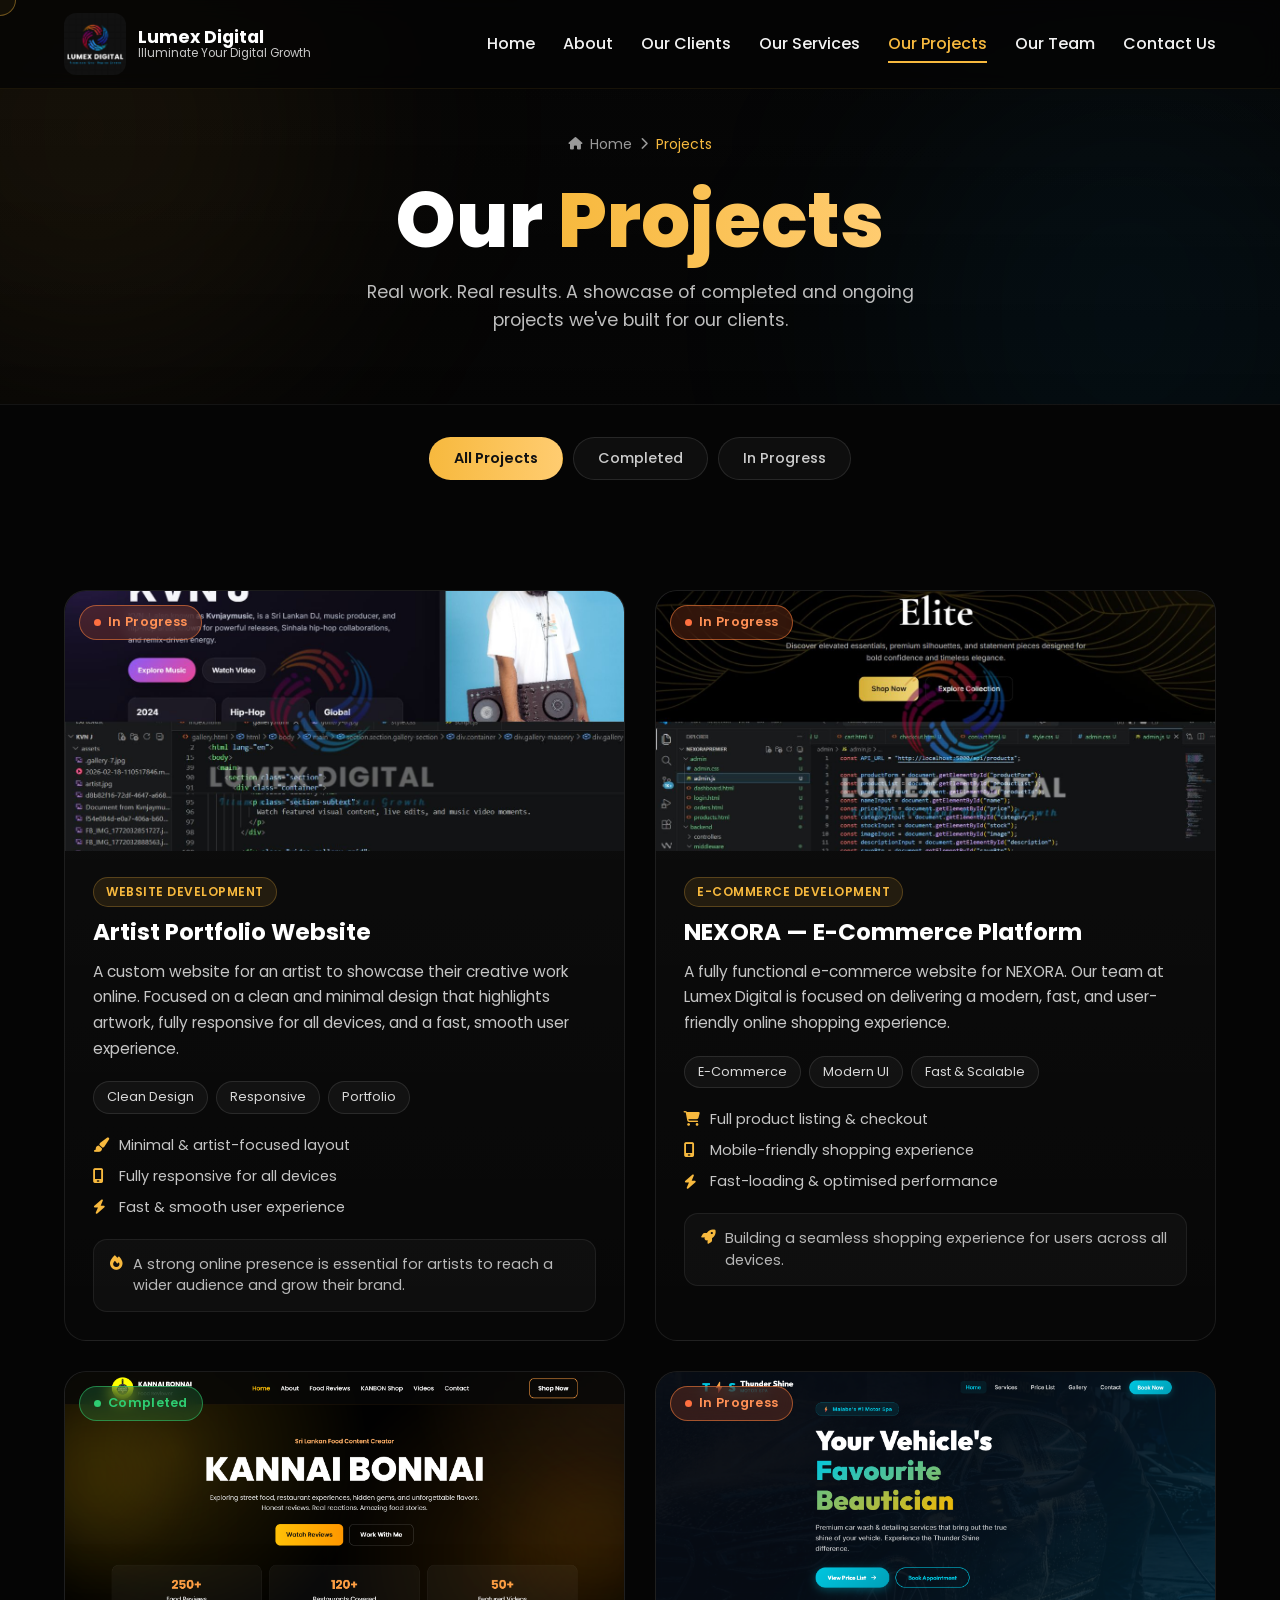
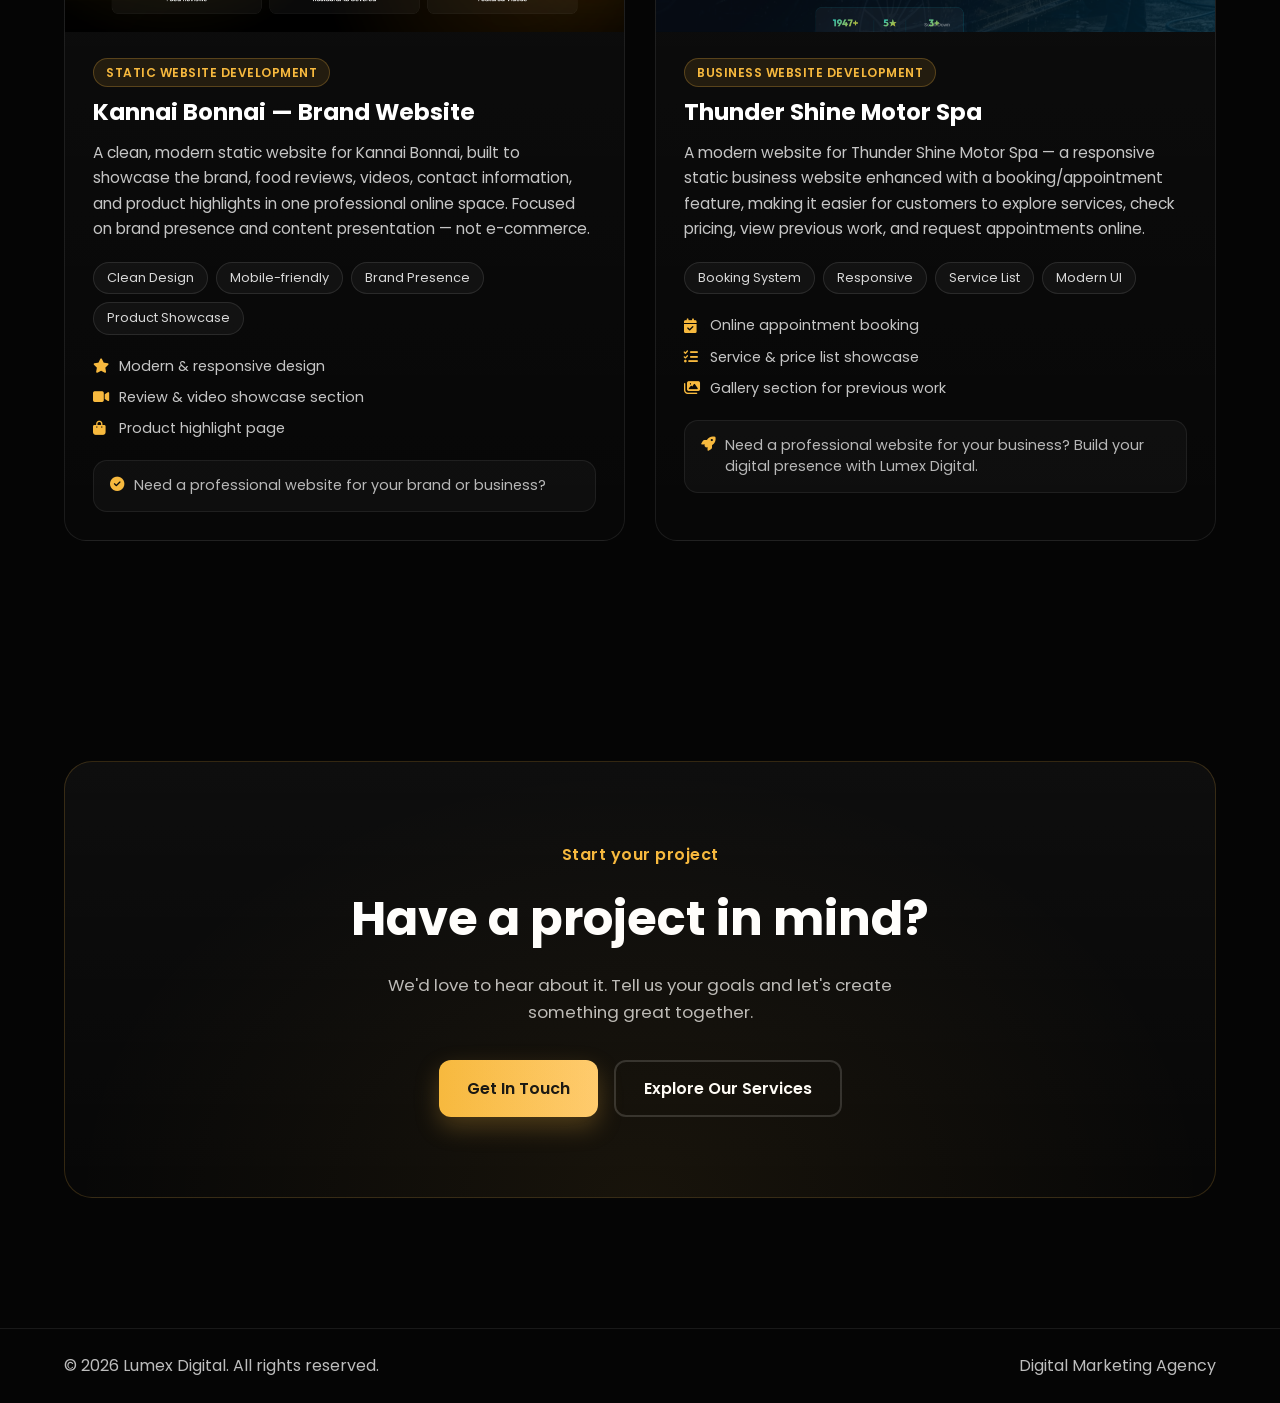
<file: projects.html>
<!DOCTYPE html>
<html lang="en">
<head>
  <meta charset="UTF-8" />
  <meta name="viewport" content="width=device-width, initial-scale=1.0" />
  <title>Our Projects | Lumex Digital</title>
  <meta name="description" content="Explore completed and ongoing projects by Lumex Digital — websites, e-commerce platforms, brand presence sites, and more." />

  <link rel="preconnect" href="https://fonts.googleapis.com">
  <link rel="preconnect" href="https://fonts.gstatic.com" crossorigin>
  <link href="https://fonts.googleapis.com/css2?family=Poppins:wght@300;400;500;600;700;800&display=swap" rel="stylesheet">
  <link rel="stylesheet" href="https://cdnjs.cloudflare.com/ajax/libs/font-awesome/6.5.2/css/all.min.css" />
  <link rel="stylesheet" href="style.css" />
  <link rel="stylesheet" href="pages.css" />
</head>
<body>
  <!-- Custom Cursor -->
  <div class="custom-cursor"></div>
  <div class="custom-cursor-follower"></div>

  <!-- Header -->
  <header class="header">
    <nav class="navbar container">
      <a href="index.html" class="logo-wrap">
        <img src="assets/logo.png" alt="Lumex Digital Logo" class="logo" />
        <div class="logo-text">
          <span class="brand-name">Lumex Digital</span>
          <span class="brand-tag">Illuminate Your Digital Growth</span>
        </div>
      </a>

      <button class="menu-toggle" id="menuToggle">
        <i class="fa-solid fa-bars"></i>
      </button>

      <ul class="nav-links" id="navLinks">
        <li><a href="index.html">Home</a></li>
        <li><a href="index.html#about">About</a></li>
        <li><a href="index.html#clients">Our Clients</a></li>
        <li><a href="services.html">Our Services</a></li>
        <li><a href="projects.html" class="active">Our Projects</a></li>
        <li><a href="team.html">Our Team</a></li>
        <li><a href="index.html#contact">Contact Us</a></li>
      </ul>
    </nav>
  </header>

  <!-- Page Hero -->
  <section class="page-hero">
    <div class="page-hero-glow page-hero-glow-left"></div>
    <div class="page-hero-glow page-hero-glow-right"></div>
    <div class="container page-hero-content reveal">
      <a href="index.html" class="breadcrumb">
        <i class="fa-solid fa-house"></i> Home <i class="fa-solid fa-chevron-right"></i> <span>Projects</span>
      </a>
      <h1>Our <span class="gradient-text">Projects</span></h1>
      <p>Real work. Real results. A showcase of completed and ongoing projects we've built for our clients.</p>
    </div>
  </section>

  <!-- Filter Bar -->
  <section class="proj-filter-bar">
    <div class="container">
      <div class="proj-filters">
        <button class="proj-filter-btn active" data-filter="all">All Projects</button>
        <button class="proj-filter-btn" data-filter="completed">Completed</button>
        <button class="proj-filter-btn" data-filter="progress">In Progress</button>
      </div>
    </div>
  </section>

  <!-- Projects Grid -->
  <section class="section proj-page-grid-section">
    <div class="container">
      <div class="projects-grid proj-page-grid">

        <!-- Project 1: Artist Website -->
        <div class="project-card reveal" data-status="progress">
          <div class="project-image-wrap">
            <img src="assets/1774955532446.jpg" alt="Artist Portfolio Website" class="project-img" />
            <div class="project-overlay">
              <span class="project-badge badge-progress">
                <span class="badge-dot"></span> In Progress
              </span>
            </div>
          </div>
          <div class="project-body">
            <div class="project-meta">
              <span class="project-type">Website Development</span>
            </div>
            <h3>Artist Portfolio Website</h3>
            <p>A custom website for an artist to showcase their creative work online. Focused on a clean and minimal design that highlights artwork, fully responsive for all devices, and a fast, smooth user experience.</p>
            <div class="project-tags">
              <span>Clean Design</span>
              <span>Responsive</span>
              <span>Portfolio</span>
            </div>
            <div class="project-highlights">
              <div><i class="fa-solid fa-paintbrush"></i> Minimal &amp; artist-focused layout</div>
              <div><i class="fa-solid fa-mobile-screen"></i> Fully responsive for all devices</div>
              <div><i class="fa-solid fa-bolt"></i> Fast &amp; smooth user experience</div>
            </div>
            <div class="project-status">
              <i class="fa-solid fa-fire"></i>
              <span>A strong online presence is essential for artists to reach a wider audience and grow their brand.</span>
            </div>
          </div>
        </div>

        <!-- Project 2: NEXORA E-Commerce -->
        <div class="project-card reveal" data-status="progress">
          <div class="project-image-wrap">
            <img src="assets/1775497147407.jpg" alt="NEXORA E-Commerce Project" class="project-img" />
            <div class="project-overlay">
              <span class="project-badge badge-progress">
                <span class="badge-dot"></span> In Progress
              </span>
            </div>
          </div>
          <div class="project-body">
            <div class="project-meta">
              <span class="project-type">E-Commerce Development</span>
            </div>
            <h3>NEXORA — E-Commerce Platform</h3>
            <p>A fully functional e-commerce website for NEXORA. Our team at Lumex Digital is focused on delivering a modern, fast, and user-friendly online shopping experience.</p>
            <div class="project-tags">
              <span>E-Commerce</span>
              <span>Modern UI</span>
              <span>Fast &amp; Scalable</span>
            </div>
            <div class="project-highlights">
              <div><i class="fa-solid fa-cart-shopping"></i> Full product listing &amp; checkout</div>
              <div><i class="fa-solid fa-mobile-screen"></i> Mobile-friendly shopping experience</div>
              <div><i class="fa-solid fa-bolt"></i> Fast-loading &amp; optimised performance</div>
            </div>
            <div class="project-status">
              <i class="fa-solid fa-rocket"></i>
              <span>Building a seamless shopping experience for users across all devices.</span>
            </div>
          </div>
        </div>

        <!-- Project 3: Kannai Bonnai -->
        <div class="project-card reveal" data-status="completed">
          <div class="project-image-wrap">
            <img src="assets/Screenshot 2026-09-23 190146.png" alt="Kannai Bonnai Project" class="project-img" />
            <div class="project-overlay">
              <span class="project-badge badge-completed">
                <span class="badge-dot-completed"></span> Completed
              </span>
            </div>
          </div>
          <div class="project-body">
            <div class="project-meta">
              <span class="project-type">Static Website Development</span>
            </div>
            <h3>Kannai Bonnai — Brand Website</h3>
            <p>A clean, modern static website for Kannai Bonnai, built to showcase the brand, food reviews, videos, contact information, and product highlights in one professional online space. Focused on brand presence and content presentation — not e-commerce.</p>
            <div class="project-tags">
              <span>Clean Design</span>
              <span>Mobile-friendly</span>
              <span>Brand Presence</span>
              <span>Product Showcase</span>
            </div>
            <div class="project-highlights">
              <div><i class="fa-solid fa-star"></i> Modern &amp; responsive design</div>
              <div><i class="fa-solid fa-video"></i> Review &amp; video showcase section</div>
              <div><i class="fa-solid fa-bag-shopping"></i> Product highlight page</div>
            </div>
            <div class="project-status">
              <i class="fa-solid fa-check-circle"></i>
              <span>Need a professional website for your brand or business?</span>
            </div>
          </div>
        </div>

        <!-- Project 4: Thunder Shine Motor Spa -->
        <div class="project-card reveal" data-status="progress">
          <div class="project-image-wrap">
            <img src="assets/Screenshot 2026-09-23 190547.png" alt="Thunder Shine Motor Spa Project" class="project-img" />
            <div class="project-overlay">
              <span class="project-badge badge-progress">
                <span class="badge-dot"></span> In Progress
              </span>
            </div>
          </div>
          <div class="project-body">
            <div class="project-meta">
              <span class="project-type">Business Website Development</span>
            </div>
            <h3>Thunder Shine Motor Spa</h3>
            <p>A modern website for Thunder Shine Motor Spa — a responsive static business website enhanced with a booking/appointment feature, making it easier for customers to explore services, check pricing, view previous work, and request appointments online.</p>
            <div class="project-tags">
              <span>Booking System</span>
              <span>Responsive</span>
              <span>Service List</span>
              <span>Modern UI</span>
            </div>
            <div class="project-highlights">
              <div><i class="fa-solid fa-calendar-check"></i> Online appointment booking</div>
              <div><i class="fa-solid fa-list-check"></i> Service &amp; price list showcase</div>
              <div><i class="fa-solid fa-images"></i> Gallery section for previous work</div>
            </div>
            <div class="project-status">
              <i class="fa-solid fa-rocket"></i>
              <span>Need a professional website for your business? Build your digital presence with Lumex Digital.</span>
            </div>
          </div>
        </div>

      </div>
    </div>
  </section>

  <!-- CTA -->
  <section class="section srv-cta">
    <div class="container">
      <div class="srv-cta-box reveal">
        <div class="srv-cta-glow"></div>
        <span class="section-tag">Start your project</span>
        <h2>Have a project in mind?</h2>
        <p>We'd love to hear about it. Tell us your goals and let's create something great together.</p>
        <div class="srv-cta-buttons">
          <a href="index.html#contact" class="btn btn-primary">Get In Touch</a>
          <a href="services.html" class="btn btn-secondary">Explore Our Services</a>
        </div>
      </div>
    </div>
  </section>

  <!-- Footer -->
  <footer class="footer">
    <div class="container footer-wrap">
      <p>© 2026 Lumex Digital. All rights reserved.</p>
      <p>Digital Marketing Agency</p>
    </div>
  </footer>

  <script src="main.js"></script>
  <script src="pages.js"></script>
</body>
</html>
</file>
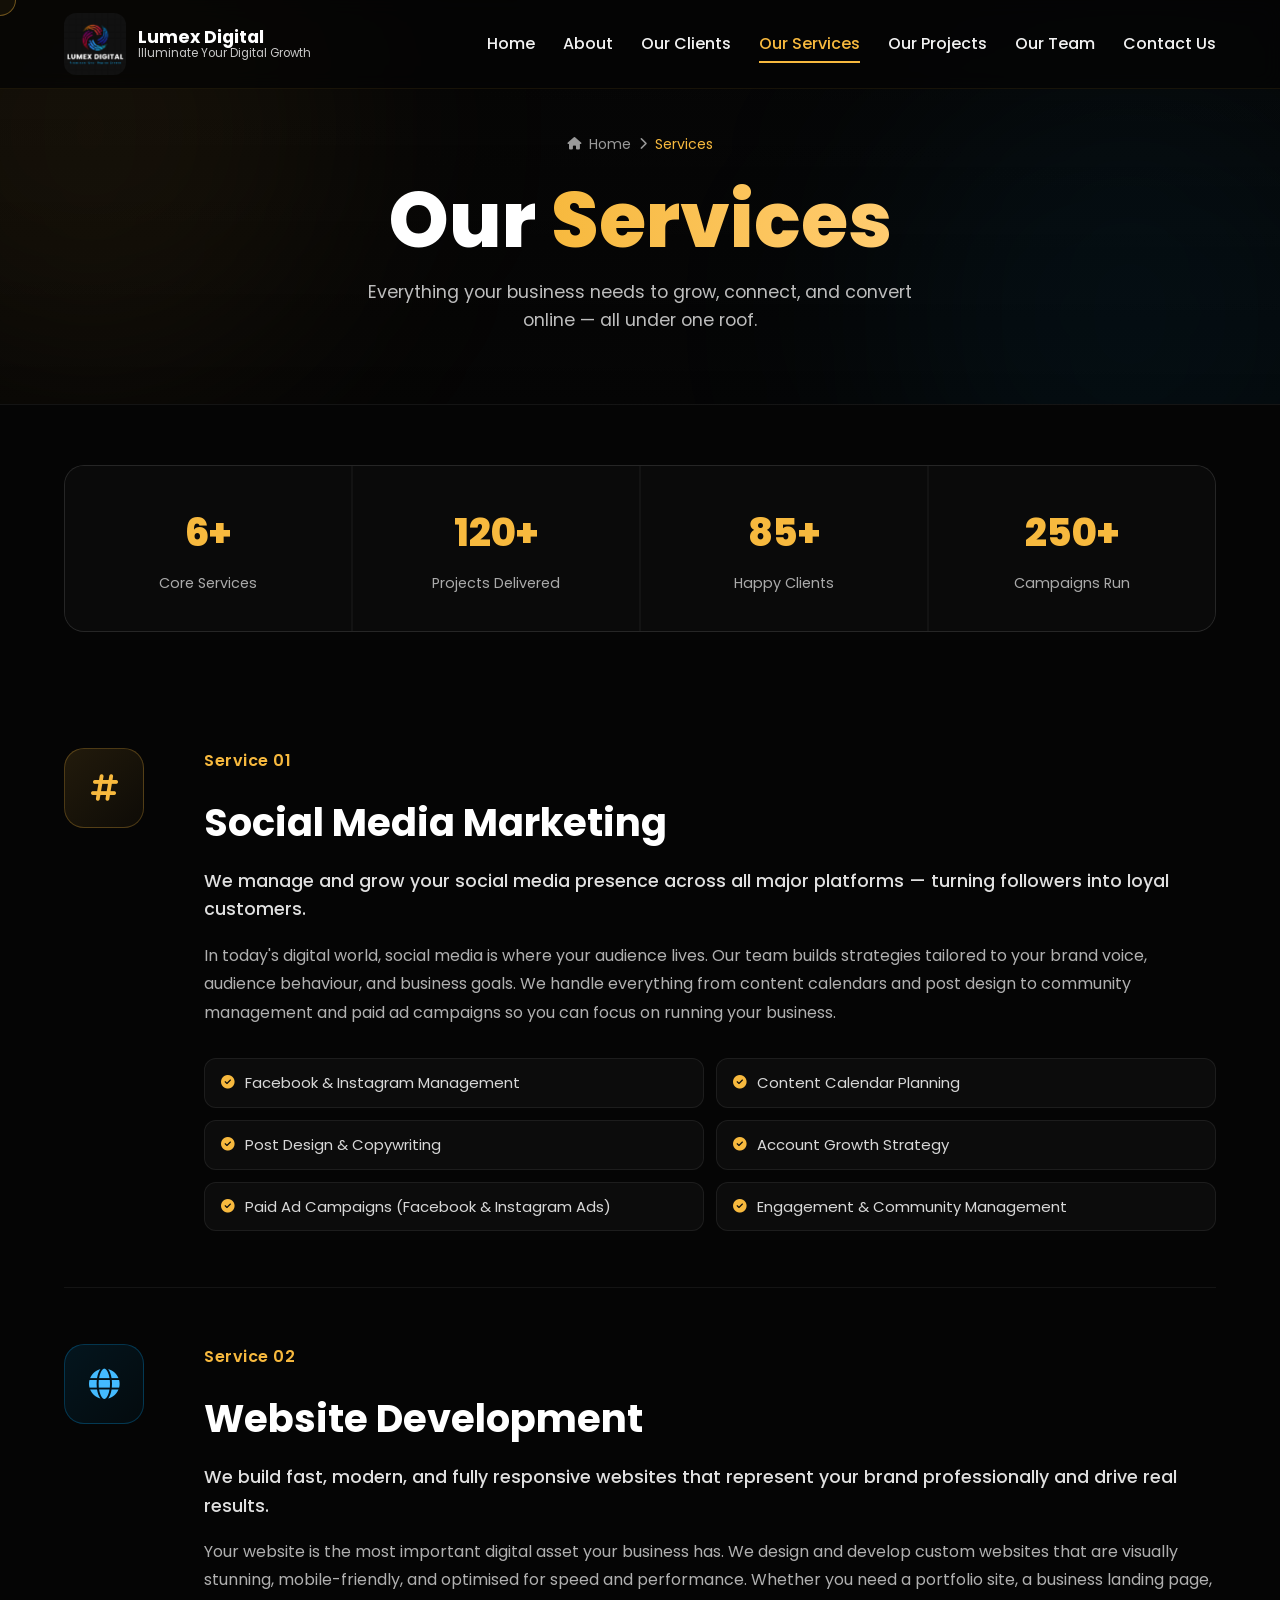
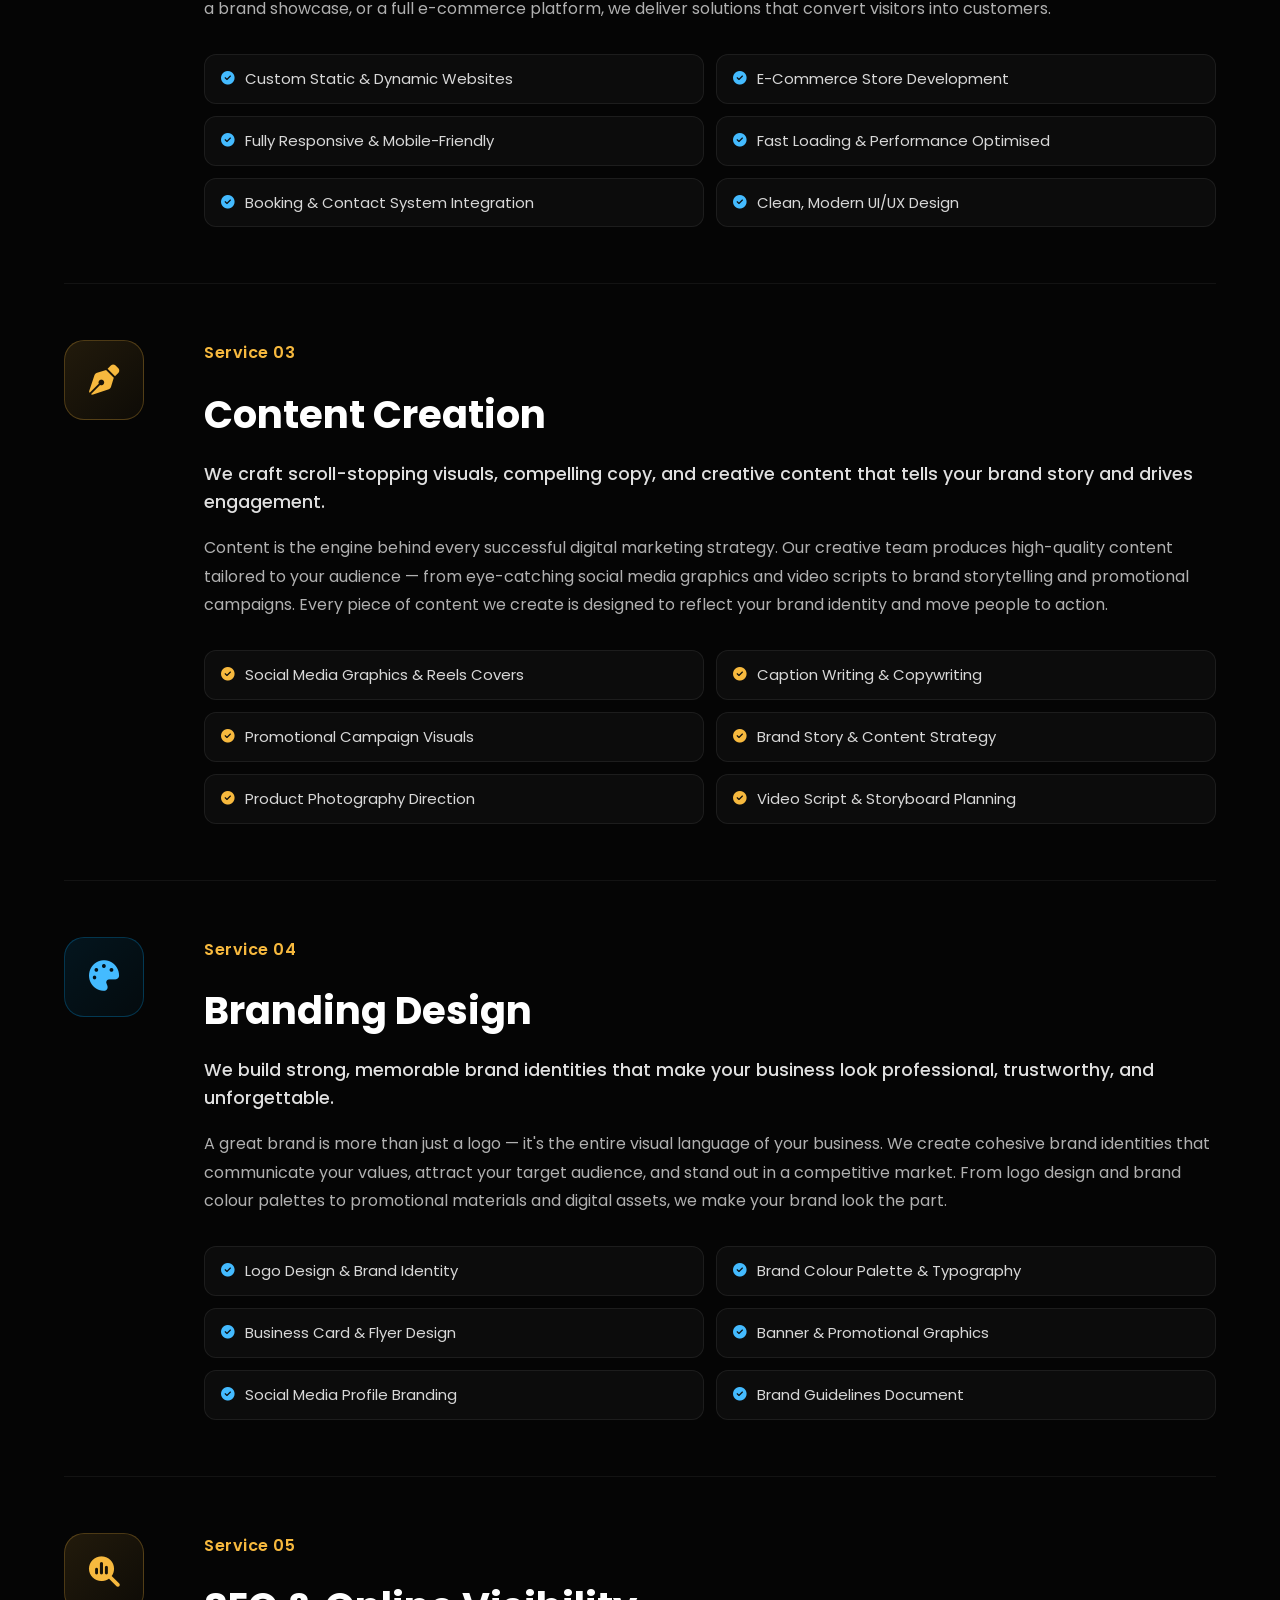
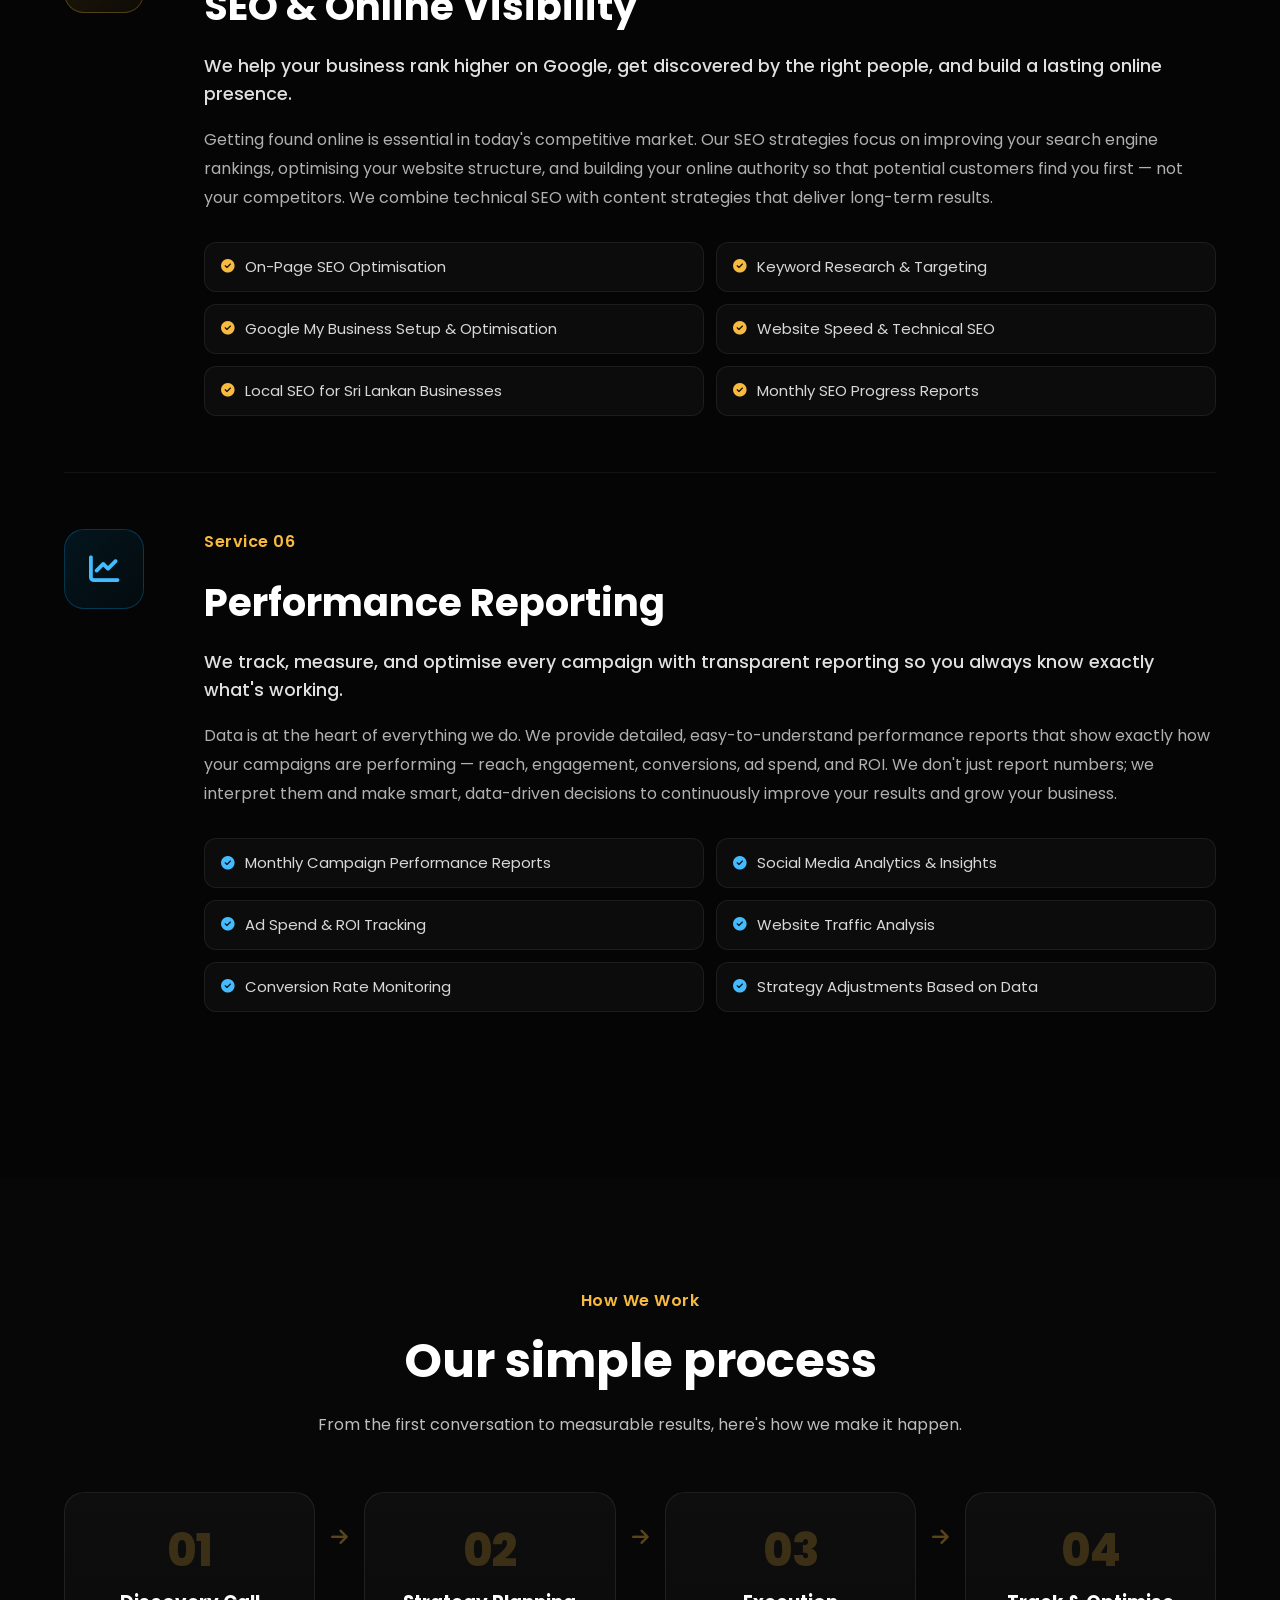
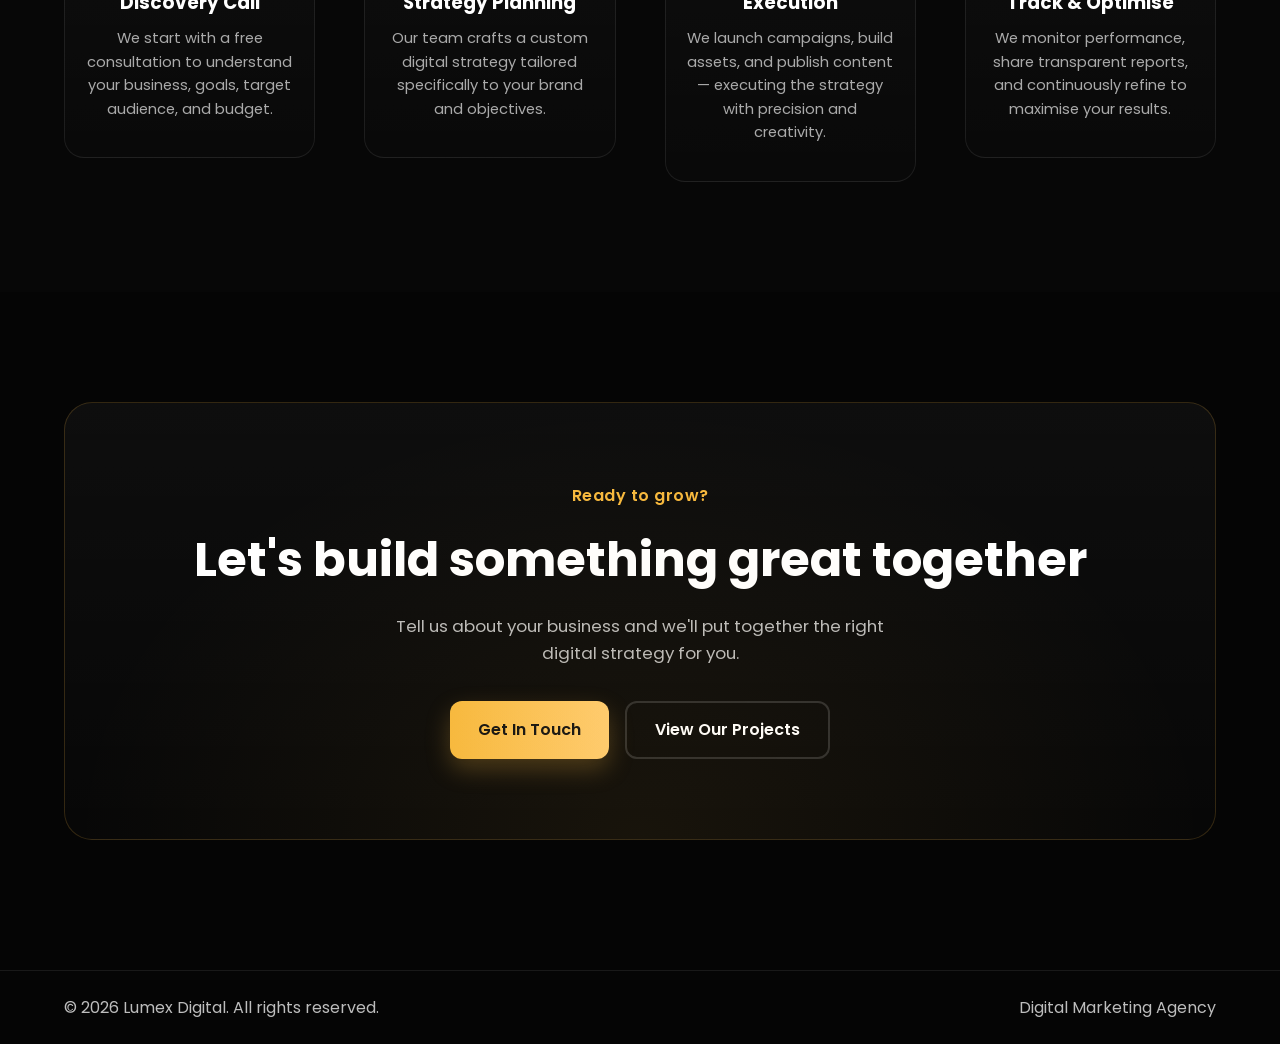
<file: services.html>
<!DOCTYPE html>
<html lang="en">
<head>
  <meta charset="UTF-8" />
  <meta name="viewport" content="width=device-width, initial-scale=1.0" />
  <title>Our Services | Lumex Digital</title>
  <meta name="description" content="Explore the full range of digital marketing services offered by Lumex Digital — from social media and web development to branding, SEO, and content creation." />

  <link rel="preconnect" href="https://fonts.googleapis.com">
  <link rel="preconnect" href="https://fonts.gstatic.com" crossorigin>
  <link href="https://fonts.googleapis.com/css2?family=Poppins:wght@300;400;500;600;700;800&display=swap" rel="stylesheet">
  <link rel="stylesheet" href="https://cdnjs.cloudflare.com/ajax/libs/font-awesome/6.5.2/css/all.min.css" />
  <link rel="stylesheet" href="style.css" />
  <link rel="stylesheet" href="pages.css" />
</head>
<body>
  <!-- Custom Cursor -->
  <div class="custom-cursor"></div>
  <div class="custom-cursor-follower"></div>

  <!-- Header -->
  <header class="header">
    <nav class="navbar container">
      <a href="index.html" class="logo-wrap">
        <img src="assets/logo.png" alt="Lumex Digital Logo" class="logo" />
        <div class="logo-text">
          <span class="brand-name">Lumex Digital</span>
          <span class="brand-tag">Illuminate Your Digital Growth</span>
        </div>
      </a>

      <button class="menu-toggle" id="menuToggle">
        <i class="fa-solid fa-bars"></i>
      </button>

      <ul class="nav-links" id="navLinks">
        <li><a href="index.html">Home</a></li>
        <li><a href="index.html#about">About</a></li>
        <li><a href="index.html#clients">Our Clients</a></li>
        <li><a href="services.html" class="active">Our Services</a></li>
        <li><a href="projects.html">Our Projects</a></li>
        <li><a href="team.html">Our Team</a></li>
        <li><a href="index.html#contact">Contact Us</a></li>
      </ul>
    </nav>
  </header>

  <!-- Page Hero -->
  <section class="page-hero">
    <div class="page-hero-glow page-hero-glow-left"></div>
    <div class="page-hero-glow page-hero-glow-right"></div>
    <div class="container page-hero-content reveal">
      <a href="index.html" class="breadcrumb">
        <i class="fa-solid fa-house"></i> Home <i class="fa-solid fa-chevron-right"></i> <span>Services</span>
      </a>
      <h1>Our <span class="gradient-text">Services</span></h1>
      <p>Everything your business needs to grow, connect, and convert online — all under one roof.</p>
    </div>
  </section>

  <!-- Stats Bar -->
  <section class="section srv-intro">
    <div class="container">
      <div class="srv-intro-grid reveal">
        <div class="srv-intro-stat">
          <h3>6+</h3>
          <span>Core Services</span>
        </div>
        <div class="srv-intro-stat">
          <h3>120+</h3>
          <span>Projects Delivered</span>
        </div>
        <div class="srv-intro-stat">
          <h3>85+</h3>
          <span>Happy Clients</span>
        </div>
        <div class="srv-intro-stat">
          <h3>250+</h3>
          <span>Campaigns Run</span>
        </div>
      </div>
    </div>
  </section>

  <!-- Service Detail Blocks -->
  <section class="section srv-detail">
    <div class="container">

      <!-- Service 1 -->
      <div class="srv-block reveal">
        <div class="srv-block-icon"><i class="fa-solid fa-hashtag"></i></div>
        <div class="srv-block-content">
          <span class="section-tag">Service 01</span>
          <h2>Social Media Marketing</h2>
          <p class="srv-lead">We manage and grow your social media presence across all major platforms — turning followers into loyal customers.</p>
          <p>In today's digital world, social media is where your audience lives. Our team builds strategies tailored to your brand voice, audience behaviour, and business goals. We handle everything from content calendars and post design to community management and paid ad campaigns so you can focus on running your business.</p>
          <div class="srv-features">
            <div class="srv-feature-item"><i class="fa-solid fa-circle-check"></i> Facebook &amp; Instagram Management</div>
            <div class="srv-feature-item"><i class="fa-solid fa-circle-check"></i> Content Calendar Planning</div>
            <div class="srv-feature-item"><i class="fa-solid fa-circle-check"></i> Post Design &amp; Copywriting</div>
            <div class="srv-feature-item"><i class="fa-solid fa-circle-check"></i> Account Growth Strategy</div>
            <div class="srv-feature-item"><i class="fa-solid fa-circle-check"></i> Paid Ad Campaigns (Facebook &amp; Instagram Ads)</div>
            <div class="srv-feature-item"><i class="fa-solid fa-circle-check"></i> Engagement &amp; Community Management</div>
          </div>
        </div>
      </div>

      <!-- Service 2 -->
      <div class="srv-block srv-block-alt reveal">
        <div class="srv-block-icon"><i class="fa-solid fa-globe"></i></div>
        <div class="srv-block-content">
          <span class="section-tag">Service 02</span>
          <h2>Website Development</h2>
          <p class="srv-lead">We build fast, modern, and fully responsive websites that represent your brand professionally and drive real results.</p>
          <p>Your website is the most important digital asset your business has. We design and develop custom websites that are visually stunning, mobile-friendly, and optimised for speed and performance. Whether you need a portfolio site, a business landing page, a brand showcase, or a full e-commerce platform, we deliver solutions that convert visitors into customers.</p>
          <div class="srv-features">
            <div class="srv-feature-item"><i class="fa-solid fa-circle-check"></i> Custom Static &amp; Dynamic Websites</div>
            <div class="srv-feature-item"><i class="fa-solid fa-circle-check"></i> E-Commerce Store Development</div>
            <div class="srv-feature-item"><i class="fa-solid fa-circle-check"></i> Fully Responsive &amp; Mobile-Friendly</div>
            <div class="srv-feature-item"><i class="fa-solid fa-circle-check"></i> Fast Loading &amp; Performance Optimised</div>
            <div class="srv-feature-item"><i class="fa-solid fa-circle-check"></i> Booking &amp; Contact System Integration</div>
            <div class="srv-feature-item"><i class="fa-solid fa-circle-check"></i> Clean, Modern UI/UX Design</div>
          </div>
        </div>
      </div>

      <!-- Service 3 -->
      <div class="srv-block reveal">
        <div class="srv-block-icon"><i class="fa-solid fa-pen-nib"></i></div>
        <div class="srv-block-content">
          <span class="section-tag">Service 03</span>
          <h2>Content Creation</h2>
          <p class="srv-lead">We craft scroll-stopping visuals, compelling copy, and creative content that tells your brand story and drives engagement.</p>
          <p>Content is the engine behind every successful digital marketing strategy. Our creative team produces high-quality content tailored to your audience — from eye-catching social media graphics and video scripts to brand storytelling and promotional campaigns. Every piece of content we create is designed to reflect your brand identity and move people to action.</p>
          <div class="srv-features">
            <div class="srv-feature-item"><i class="fa-solid fa-circle-check"></i> Social Media Graphics &amp; Reels Covers</div>
            <div class="srv-feature-item"><i class="fa-solid fa-circle-check"></i> Caption Writing &amp; Copywriting</div>
            <div class="srv-feature-item"><i class="fa-solid fa-circle-check"></i> Promotional Campaign Visuals</div>
            <div class="srv-feature-item"><i class="fa-solid fa-circle-check"></i> Brand Story &amp; Content Strategy</div>
            <div class="srv-feature-item"><i class="fa-solid fa-circle-check"></i> Product Photography Direction</div>
            <div class="srv-feature-item"><i class="fa-solid fa-circle-check"></i> Video Script &amp; Storyboard Planning</div>
          </div>
        </div>
      </div>

      <!-- Service 4 -->
      <div class="srv-block srv-block-alt reveal">
        <div class="srv-block-icon"><i class="fa-solid fa-palette"></i></div>
        <div class="srv-block-content">
          <span class="section-tag">Service 04</span>
          <h2>Branding Design</h2>
          <p class="srv-lead">We build strong, memorable brand identities that make your business look professional, trustworthy, and unforgettable.</p>
          <p>A great brand is more than just a logo — it's the entire visual language of your business. We create cohesive brand identities that communicate your values, attract your target audience, and stand out in a competitive market. From logo design and brand colour palettes to promotional materials and digital assets, we make your brand look the part.</p>
          <div class="srv-features">
            <div class="srv-feature-item"><i class="fa-solid fa-circle-check"></i> Logo Design &amp; Brand Identity</div>
            <div class="srv-feature-item"><i class="fa-solid fa-circle-check"></i> Brand Colour Palette &amp; Typography</div>
            <div class="srv-feature-item"><i class="fa-solid fa-circle-check"></i> Business Card &amp; Flyer Design</div>
            <div class="srv-feature-item"><i class="fa-solid fa-circle-check"></i> Banner &amp; Promotional Graphics</div>
            <div class="srv-feature-item"><i class="fa-solid fa-circle-check"></i> Social Media Profile Branding</div>
            <div class="srv-feature-item"><i class="fa-solid fa-circle-check"></i> Brand Guidelines Document</div>
          </div>
        </div>
      </div>

      <!-- Service 5 -->
      <div class="srv-block reveal">
        <div class="srv-block-icon"><i class="fa-solid fa-magnifying-glass-chart"></i></div>
        <div class="srv-block-content">
          <span class="section-tag">Service 05</span>
          <h2>SEO &amp; Online Visibility</h2>
          <p class="srv-lead">We help your business rank higher on Google, get discovered by the right people, and build a lasting online presence.</p>
          <p>Getting found online is essential in today's competitive market. Our SEO strategies focus on improving your search engine rankings, optimising your website structure, and building your online authority so that potential customers find you first — not your competitors. We combine technical SEO with content strategies that deliver long-term results.</p>
          <div class="srv-features">
            <div class="srv-feature-item"><i class="fa-solid fa-circle-check"></i> On-Page SEO Optimisation</div>
            <div class="srv-feature-item"><i class="fa-solid fa-circle-check"></i> Keyword Research &amp; Targeting</div>
            <div class="srv-feature-item"><i class="fa-solid fa-circle-check"></i> Google My Business Setup &amp; Optimisation</div>
            <div class="srv-feature-item"><i class="fa-solid fa-circle-check"></i> Website Speed &amp; Technical SEO</div>
            <div class="srv-feature-item"><i class="fa-solid fa-circle-check"></i> Local SEO for Sri Lankan Businesses</div>
            <div class="srv-feature-item"><i class="fa-solid fa-circle-check"></i> Monthly SEO Progress Reports</div>
          </div>
        </div>
      </div>

      <!-- Service 6 -->
      <div class="srv-block srv-block-alt reveal">
        <div class="srv-block-icon"><i class="fa-solid fa-chart-line"></i></div>
        <div class="srv-block-content">
          <span class="section-tag">Service 06</span>
          <h2>Performance Reporting</h2>
          <p class="srv-lead">We track, measure, and optimise every campaign with transparent reporting so you always know exactly what's working.</p>
          <p>Data is at the heart of everything we do. We provide detailed, easy-to-understand performance reports that show exactly how your campaigns are performing — reach, engagement, conversions, ad spend, and ROI. We don't just report numbers; we interpret them and make smart, data-driven decisions to continuously improve your results and grow your business.</p>
          <div class="srv-features">
            <div class="srv-feature-item"><i class="fa-solid fa-circle-check"></i> Monthly Campaign Performance Reports</div>
            <div class="srv-feature-item"><i class="fa-solid fa-circle-check"></i> Social Media Analytics &amp; Insights</div>
            <div class="srv-feature-item"><i class="fa-solid fa-circle-check"></i> Ad Spend &amp; ROI Tracking</div>
            <div class="srv-feature-item"><i class="fa-solid fa-circle-check"></i> Website Traffic Analysis</div>
            <div class="srv-feature-item"><i class="fa-solid fa-circle-check"></i> Conversion Rate Monitoring</div>
            <div class="srv-feature-item"><i class="fa-solid fa-circle-check"></i> Strategy Adjustments Based on Data</div>
          </div>
        </div>
      </div>

    </div>
  </section>

  <!-- Process Section -->
  <section class="section srv-process">
    <div class="container">
      <div class="section-head reveal">
        <span class="section-tag">How We Work</span>
        <h2>Our simple process</h2>
        <p>From the first conversation to measurable results, here's how we make it happen.</p>
      </div>
      <div class="process-steps">
        <div class="process-step reveal">
          <div class="process-num">01</div>
          <h3>Discovery Call</h3>
          <p>We start with a free consultation to understand your business, goals, target audience, and budget.</p>
        </div>
        <div class="process-arrow"><i class="fa-solid fa-arrow-right"></i></div>
        <div class="process-step reveal">
          <div class="process-num">02</div>
          <h3>Strategy Planning</h3>
          <p>Our team crafts a custom digital strategy tailored specifically to your brand and objectives.</p>
        </div>
        <div class="process-arrow"><i class="fa-solid fa-arrow-right"></i></div>
        <div class="process-step reveal">
          <div class="process-num">03</div>
          <h3>Execution</h3>
          <p>We launch campaigns, build assets, and publish content — executing the strategy with precision and creativity.</p>
        </div>
        <div class="process-arrow"><i class="fa-solid fa-arrow-right"></i></div>
        <div class="process-step reveal">
          <div class="process-num">04</div>
          <h3>Track &amp; Optimise</h3>
          <p>We monitor performance, share transparent reports, and continuously refine to maximise your results.</p>
        </div>
      </div>
    </div>
  </section>

  <!-- CTA -->
  <section class="section srv-cta">
    <div class="container">
      <div class="srv-cta-box reveal">
        <div class="srv-cta-glow"></div>
        <span class="section-tag">Ready to grow?</span>
        <h2>Let's build something great together</h2>
        <p>Tell us about your business and we'll put together the right digital strategy for you.</p>
        <div class="srv-cta-buttons">
          <a href="index.html#contact" class="btn btn-primary">Get In Touch</a>
          <a href="projects.html" class="btn btn-secondary">View Our Projects</a>
        </div>
      </div>
    </div>
  </section>

  <!-- Footer -->
  <footer class="footer">
    <div class="container footer-wrap">
      <p>© 2026 Lumex Digital. All rights reserved.</p>
      <p>Digital Marketing Agency</p>
    </div>
  </footer>

  <script src="main.js"></script>
  <script src="pages.js"></script>
</body>
</html>
</file>
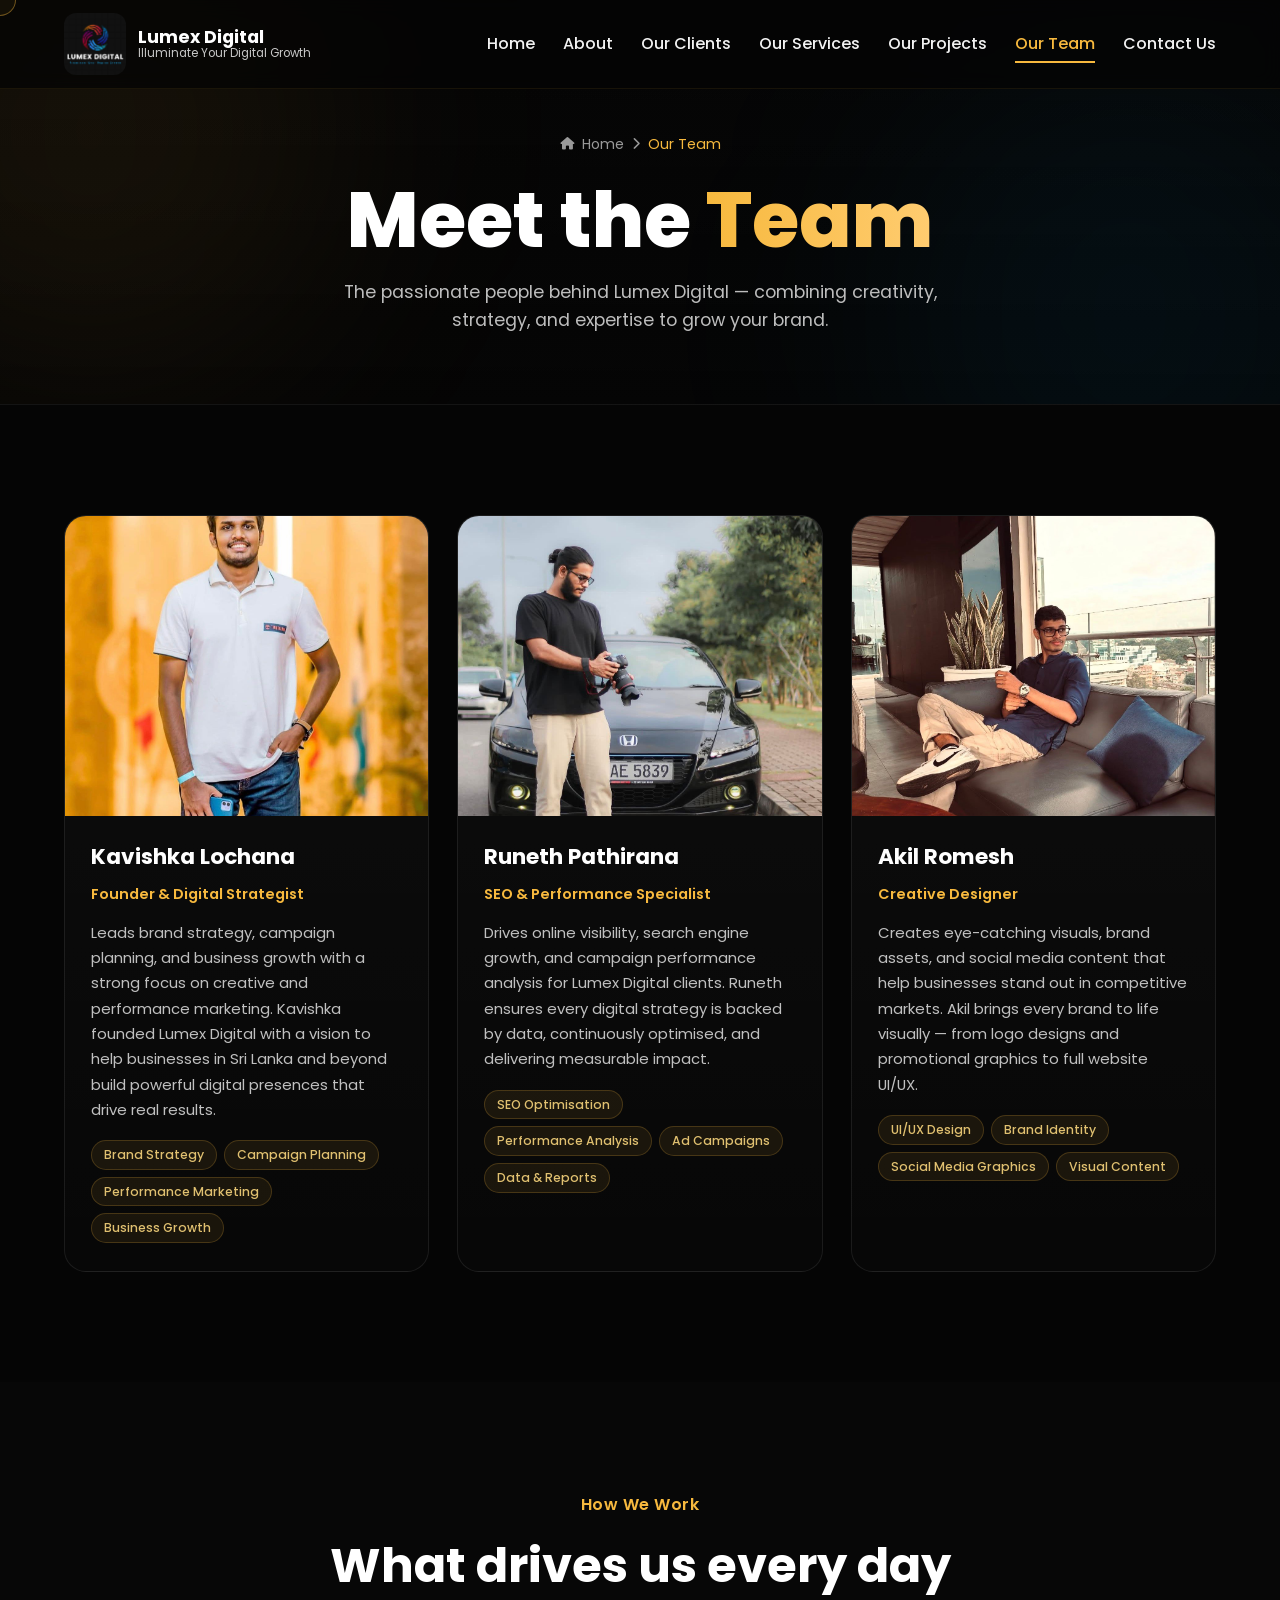
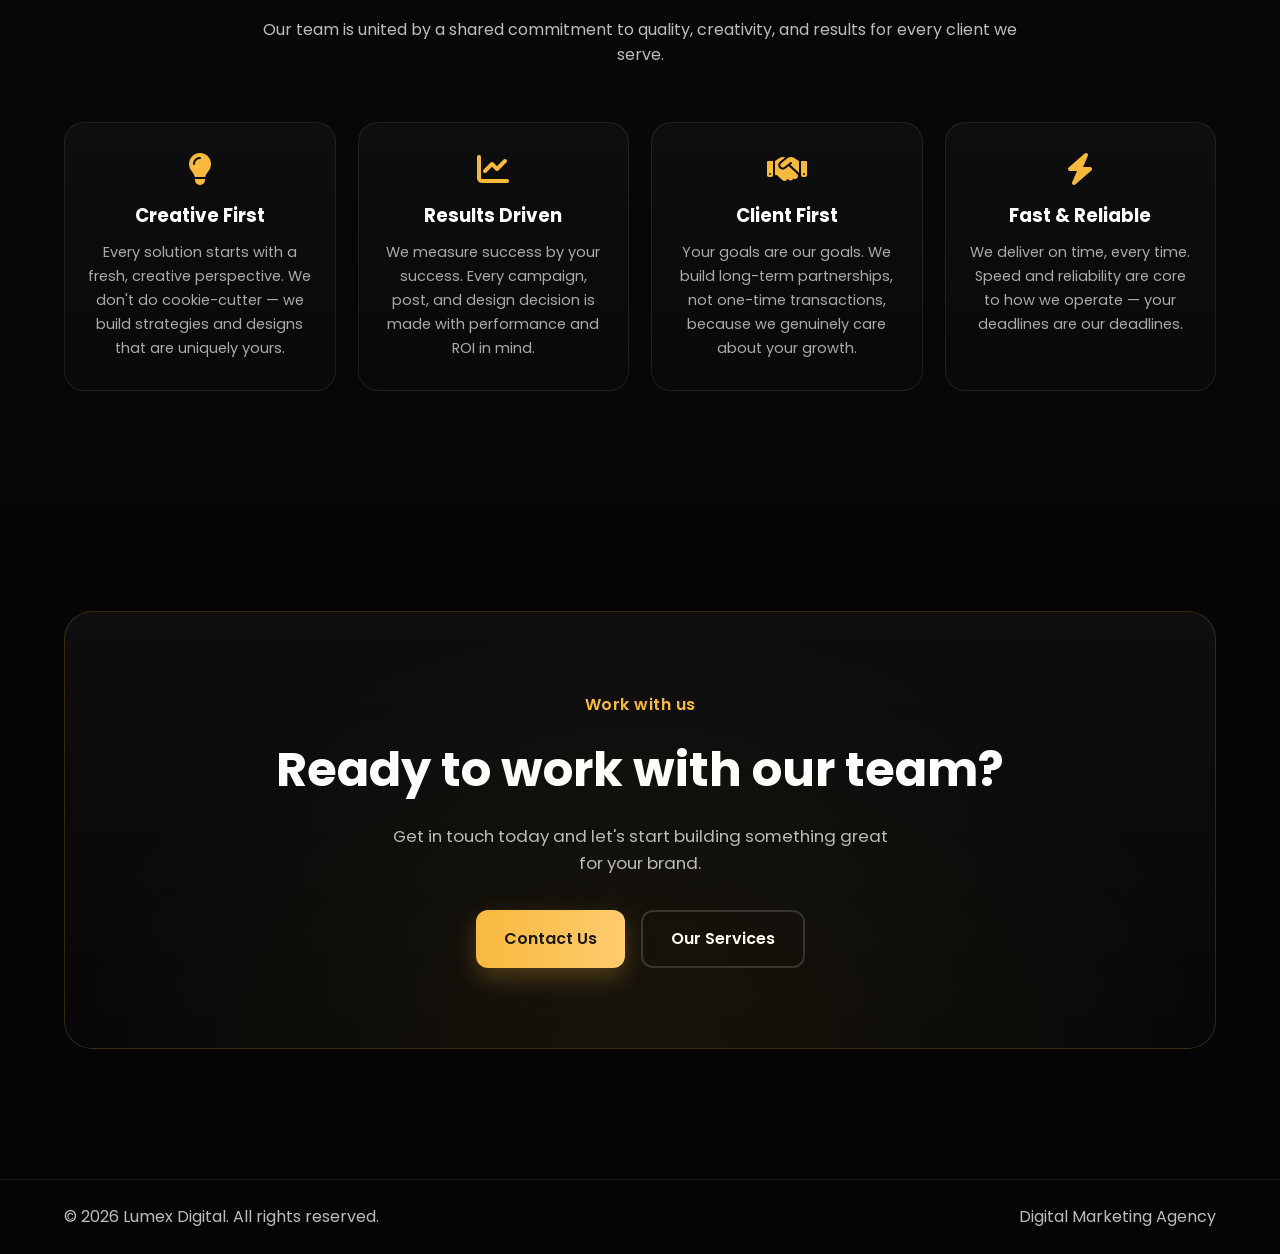
<file: team.html>
<!DOCTYPE html>
<html lang="en">
<head>
  <meta charset="UTF-8" />
  <meta name="viewport" content="width=device-width, initial-scale=1.0" />
  <title>Our Team | Lumex Digital</title>
  <meta name="description" content="Meet the talented team behind Lumex Digital — the people who power your brand's digital growth." />

  <link rel="preconnect" href="https://fonts.googleapis.com">
  <link rel="preconnect" href="https://fonts.gstatic.com" crossorigin>
  <link href="https://fonts.googleapis.com/css2?family=Poppins:wght@300;400;500;600;700;800&display=swap" rel="stylesheet">
  <link rel="stylesheet" href="https://cdnjs.cloudflare.com/ajax/libs/font-awesome/6.5.2/css/all.min.css" />
  <link rel="stylesheet" href="style.css" />
  <link rel="stylesheet" href="pages.css" />
</head>
<body>
  <!-- Custom Cursor -->
  <div class="custom-cursor"></div>
  <div class="custom-cursor-follower"></div>

  <!-- Header -->
  <header class="header">
    <nav class="navbar container">
      <a href="index.html" class="logo-wrap">
        <img src="assets/logo.png" alt="Lumex Digital Logo" class="logo" />
        <div class="logo-text">
          <span class="brand-name">Lumex Digital</span>
          <span class="brand-tag">Illuminate Your Digital Growth</span>
        </div>
      </a>

      <button class="menu-toggle" id="menuToggle">
        <i class="fa-solid fa-bars"></i>
      </button>

      <ul class="nav-links" id="navLinks">
        <li><a href="index.html">Home</a></li>
        <li><a href="index.html#about">About</a></li>
        <li><a href="index.html#clients">Our Clients</a></li>
        <li><a href="services.html">Our Services</a></li>
        <li><a href="projects.html">Our Projects</a></li>
        <li><a href="team.html" class="active">Our Team</a></li>
        <li><a href="index.html#contact">Contact Us</a></li>
      </ul>
    </nav>
  </header>

  <!-- Page Hero -->
  <section class="page-hero">
    <div class="page-hero-glow page-hero-glow-left"></div>
    <div class="page-hero-glow page-hero-glow-right"></div>
    <div class="container page-hero-content reveal">
      <a href="index.html" class="breadcrumb">
        <i class="fa-solid fa-house"></i> Home <i class="fa-solid fa-chevron-right"></i> <span>Our Team</span>
      </a>
      <h1>Meet the <span class="gradient-text">Team</span></h1>
      <p>The passionate people behind Lumex Digital — combining creativity, strategy, and expertise to grow your brand.</p>
    </div>
  </section>

  <!-- Team Section -->
  <section class="section team-page">
    <div class="container">

      <div class="team-page-grid">

        <!-- Member 1 -->
        <div class="team-page-card reveal">
          <div class="team-page-image">
            <img src="assets/team-1.jpg" alt="Kavishka Lochana" />
            <div class="team-page-socials">
              <a href="https://www.linkedin.com/in/kavishka-gunasinghe-609ab6210" target="_blank" aria-label="LinkedIn"><i class="fa-brands fa-linkedin"></i></a>
              <a href="mailto:hello@lumexdigital.com" aria-label="Email"><i class="fa-solid fa-envelope"></i></a>
            </div>
          </div>
          <div class="team-page-body">
            <h3>Kavishka Lochana</h3>
            <span class="team-page-role">Founder &amp; Digital Strategist</span>
            <p>Leads brand strategy, campaign planning, and business growth with a strong focus on creative and performance marketing. Kavishka founded Lumex Digital with a vision to help businesses in Sri Lanka and beyond build powerful digital presences that drive real results.</p>
            <div class="team-page-skills">
              <span>Brand Strategy</span>
              <span>Campaign Planning</span>
              <span>Performance Marketing</span>
              <span>Business Growth</span>
            </div>
          </div>
        </div>

        <!-- Member 2 -->
        <div class="team-page-card reveal">
          <div class="team-page-image">
            <img src="assets/team-2.jpg" alt="Runeth Pathirana" />
            <div class="team-page-socials">
              <a href="https://www.linkedin.com/in/runeth-pathirana/" target="_blank" aria-label="LinkedIn"><i class="fa-brands fa-linkedin"></i></a>
              <a href="#" aria-label="Email"><i class="fa-solid fa-envelope"></i></a>
            </div>
          </div>
          <div class="team-page-body">
            <h3>Runeth Pathirana</h3>
            <span class="team-page-role">SEO &amp; Performance Specialist</span>
            <p>Drives online visibility, search engine growth, and campaign performance analysis for Lumex Digital clients. Runeth ensures every digital strategy is backed by data, continuously optimised, and delivering measurable impact.</p>
            <div class="team-page-skills">
              <span>SEO Optimisation</span>
              <span>Performance Analysis</span>
              <span>Ad Campaigns</span>
              <span>Data &amp; Reports</span>
            </div>
          </div>
        </div>

        <!-- Member 3 -->
        <div class="team-page-card reveal">
          <div class="team-page-image">
            <img src="assets/team-3.jpg" alt="Akil Romesh" />
            <div class="team-page-socials">
              <a href="#" aria-label="LinkedIn"><i class="fa-brands fa-linkedin"></i></a>
              <a href="#" aria-label="Email"><i class="fa-solid fa-envelope"></i></a>
            </div>
          </div>
          <div class="team-page-body">
            <h3>Akil Romesh</h3>
            <span class="team-page-role">Creative Designer</span>
            <p>Creates eye-catching visuals, brand assets, and social media content that help businesses stand out in competitive markets. Akil brings every brand to life visually — from logo designs and promotional graphics to full website UI/UX.</p>
            <div class="team-page-skills">
              <span>UI/UX Design</span>
              <span>Brand Identity</span>
              <span>Social Media Graphics</span>
              <span>Visual Content</span>
            </div>
          </div>
        </div>

      </div>
    </div>
  </section>

  <!-- Values Section -->
  <section class="section team-values">
    <div class="container">
      <div class="section-head reveal">
        <span class="section-tag">How We Work</span>
        <h2>What drives us every day</h2>
        <p>Our team is united by a shared commitment to quality, creativity, and results for every client we serve.</p>
      </div>
      <div class="team-values-grid">
        <div class="team-value-card reveal">
          <i class="fa-solid fa-lightbulb"></i>
          <h3>Creative First</h3>
          <p>Every solution starts with a fresh, creative perspective. We don't do cookie-cutter — we build strategies and designs that are uniquely yours.</p>
        </div>
        <div class="team-value-card reveal">
          <i class="fa-solid fa-chart-line"></i>
          <h3>Results Driven</h3>
          <p>We measure success by your success. Every campaign, post, and design decision is made with performance and ROI in mind.</p>
        </div>
        <div class="team-value-card reveal">
          <i class="fa-solid fa-handshake"></i>
          <h3>Client First</h3>
          <p>Your goals are our goals. We build long-term partnerships, not one-time transactions, because we genuinely care about your growth.</p>
        </div>
        <div class="team-value-card reveal">
          <i class="fa-solid fa-bolt"></i>
          <h3>Fast &amp; Reliable</h3>
          <p>We deliver on time, every time. Speed and reliability are core to how we operate — your deadlines are our deadlines.</p>
        </div>
      </div>
    </div>
  </section>

  <!-- CTA -->
  <section class="section srv-cta">
    <div class="container">
      <div class="srv-cta-box reveal">
        <div class="srv-cta-glow"></div>
        <span class="section-tag">Work with us</span>
        <h2>Ready to work with our team?</h2>
        <p>Get in touch today and let's start building something great for your brand.</p>
        <div class="srv-cta-buttons">
          <a href="index.html#contact" class="btn btn-primary">Contact Us</a>
          <a href="services.html" class="btn btn-secondary">Our Services</a>
        </div>
      </div>
    </div>
  </section>

  <!-- Footer -->
  <footer class="footer">
    <div class="container footer-wrap">
      <p>© 2026 Lumex Digital. All rights reserved.</p>
      <p>Digital Marketing Agency</p>
    </div>
  </footer>

  <script src="main.js"></script>
  <script src="pages.js"></script>
</body>
</html>
</file>
<file: style.css>
* {
  margin: 0;
  padding: 0;
  box-sizing: border-box;
}

html {
  scroll-behavior: smooth;
}

/* Page Transitions */
body {
  font-family: "Poppins", sans-serif;
  background: #050505;
  color: #ffffff;
  line-height: 1.6;
  opacity: 1; /* Default visible */
}

body.page-enter {
  animation: pageFadeIn 0.5s ease-out; /* Removed forwards so transform resets to none */
}

body.page-leave {
  animation: pageFadeOut 0.4s ease-in forwards;
}

@keyframes pageFadeIn {
  0% { opacity: 0; transform: translateY(15px); }
  100% { opacity: 1; transform: translateY(0); }
}

@keyframes pageFadeOut {
  0% { opacity: 1; transform: translateY(0); }
  100% { opacity: 0; transform: translateY(-15px); }
}

/* Custom Cursor */
body.has-custom-cursor {
  cursor: none;
}

body.has-custom-cursor a,
body.has-custom-cursor button,
body.has-custom-cursor .menu-toggle {
  cursor: none;
}

.custom-cursor,
.custom-cursor-follower {
  position: fixed;
  top: 0;
  left: 0;
  pointer-events: none;
  border-radius: 50%;
  z-index: 9999;
  display: none;
}

body.has-custom-cursor .custom-cursor,
body.has-custom-cursor .custom-cursor-follower {
  display: block;
}

.custom-cursor {
  width: 8px;
  height: 8px;
  background-color: #f7b93e;
  transform: translate3d(-50%, -50%, 0);
  margin-top: -4px;
  margin-left: -4px;
}

.custom-cursor-follower {
  width: 32px;
  height: 32px;
  border: 1px solid rgba(247, 185, 62, 0.4);
  background-color: rgba(247, 185, 62, 0.05);
  transform: translate3d(-50%, -50%, 0);
  margin-top: -16px;
  margin-left: -16px;
  transition: width 0.3s ease, height 0.3s ease, background-color 0.3s ease, border-color 0.3s ease, margin 0.3s ease;
}

.custom-cursor-follower.hover {
  width: 50px;
  height: 50px;
  margin-top: -25px;
  margin-left: -25px;
  background-color: rgba(247, 185, 62, 0.15);
  border-color: rgba(247, 185, 62, 0.8);
}

img {
  max-width: 100%;
  display: block;
}

a {
  text-decoration: none;
}

ul {
  list-style: none;
}

.container {
  width: 90%;
  max-width: 1240px;
  margin: 0 auto;
}

/* Header */
.header {
  position: fixed;
  top: 0;
  left: 0;
  width: 100%;
  z-index: 999;
  background: rgba(5, 5, 5, 0.75);
  backdrop-filter: blur(10px);
  border-bottom: 1px solid rgba(255, 190, 50, 0.08);
}

.navbar {
  min-height: 88px;
  display: flex;
  align-items: center;
  justify-content: space-between;
  gap: 20px;
}

.logo-wrap {
  display: flex;
  align-items: center;
  gap: 12px;
  color: #fff;
}

.logo {
  width: 62px;
  height: 62px;
  object-fit: contain;
  border-radius: 12px;
}

.logo-text {
  display: flex;
  flex-direction: column;
  line-height: 1.1;
}

.brand-name {
  font-size: 1.1rem;
  font-weight: 700;
}

.brand-tag {
  font-size: 0.72rem;
  color: #c8c8c8;
}

.nav-links {
  display: flex;
  align-items: center;
  gap: 28px;
}

.nav-links a {
  color: #f2f2f2;
  font-weight: 500;
  transition: 0.3s ease;
  position: relative;
}

.nav-links a:hover,
.nav-links a.active {
  color: #f7b93e;
}

.nav-links a::after {
  content: "";
  position: absolute;
  left: 0;
  bottom: -8px;
  width: 0%;
  height: 2px;
  background: #f7b93e;
  transition: 0.3s ease;
}

.nav-links a:hover::after,
.nav-links a.active::after {
  width: 100%;
}

.nav-btn,
.btn {
  display: inline-flex;
  align-items: center;
  justify-content: center;
  border-radius: 12px;
  font-weight: 600;
  transition: 0.35s ease;
  cursor: pointer;
}

.nav-btn {
  color: #fff;
  border: 2px solid #f7b93e;
  padding: 13px 24px;
}

.nav-btn:hover {
  background: #f7b93e;
  color: #111;
}

.menu-toggle {
  display: none;
  background: transparent;
  color: #fff;
  font-size: 1.4rem;
  border: none;
  cursor: pointer;
}

/* Hero */
.hero {
  min-height: 100vh;
  display: flex;
  align-items: center;
  position: relative;
  padding-top: 130px;
  overflow: hidden;
  background-image: linear-gradient(rgba(0, 0, 0, 0.72), rgba(0, 0, 0, 0.9)), url("assets/hero-bg.png");
  background-position: center 0px;
  background-size: cover;
  background-repeat: no-repeat;
}

.hero::before {
  content: "";
  position: absolute;
  width: 420px;
  height: 420px;
  background: rgba(0, 170, 255, 0.08);
  filter: blur(90px);
  top: 100px;
  left: -100px;
  border-radius: 50%;
  animation: floatGlow 6s ease-in-out infinite;
}

.hero::after {
  content: "";
  position: absolute;
  width: 400px;
  height: 400px;
  background: rgba(255, 170, 0, 0.08);
  filter: blur(90px);
  bottom: 80px;
  right: -80px;
  border-radius: 50%;
  animation: floatGlow 7s ease-in-out infinite;
}

.hero-content {
  position: relative;
  z-index: 2;
  text-align: center;
}

.hero-top {
  color: #d2d2d2;
  font-size: 1.15rem;
  margin-bottom: 18px;
}

.hero h1 {
  font-size: clamp(2.7rem, 7vw, 5.8rem);
  line-height: 1.05;
  margin-bottom: 14px;
  font-weight: 800;
}

.hero-sub {
  max-width: 760px;
  margin: 0 auto 30px;
  color: #d7d7d7;
  font-size: 1.05rem;
}

.hero-buttons {
  display: flex;
  justify-content: center;
  gap: 16px;
  flex-wrap: wrap;
  margin-bottom: 58px;
}

.btn {
  padding: 14px 28px;
  border: none;
}

.btn-primary {
  background: linear-gradient(90deg, #f7b93e, #ffcc70);
  color: #111;
  box-shadow: 0 10px 25px rgba(247, 185, 62, 0.25);
}

.btn-primary:hover {
  transform: translateY(-3px);
}

.btn-secondary {
  background: transparent;
  border: 2px solid rgba(255, 255, 255, 0.15);
  color: #fff;
}

.btn-secondary:hover {
  border-color: #f7b93e;
  color: #f7b93e;
}

/* Feature cards */
.feature-cards {
  display: grid;
  grid-template-columns: repeat(5, 1fr);
  gap: 22px;
  margin-top: 30px;
}

.feature-card {
  border: 1px solid rgba(255, 255, 255, 0.16);
  background: rgba(255, 255, 255, 0.02);
  min-height: 220px;
  padding: 30px 22px;
  display: flex;
  flex-direction: column;
  justify-content: center;
  align-items: center;
  transition: 0.35s ease;
  backdrop-filter: blur(6px);
}

.feature-card:hover {
  transform: translateY(-8px);
  border-color: rgba(247, 185, 62, 0.55);
  box-shadow: 0 14px 40px rgba(0, 0, 0, 0.25);
}

.feature-card i {
  color: #f7b93e;
  font-size: 2.2rem;
  margin-bottom: 18px;
}

.feature-card h3 {
  font-size: 1.8rem;
  margin-bottom: 8px;
  text-align: center;
}

.feature-card p {
  color: #c7c7c7;
  font-size: 0.95rem;
  text-align: center;
}

/* Common sections */
.section {
  padding: 110px 0;
}

.section-tag {
  display: inline-block;
  color: #f7b93e;
  font-weight: 600;
  margin-bottom: 10px;
  letter-spacing: 0.5px;
}

.section-head {
  text-align: center;
  max-width: 760px;
  margin: 0 auto 54px;
}

.section-head h2 {
  font-size: clamp(2rem, 4vw, 3rem);
  margin-bottom: 12px;
}

.section-head p {
  color: #bdbdbd;
}

/* About */
.about-grid {
  display: grid;
  grid-template-columns: 1.1fr 0.9fr;
  gap: 40px;
  align-items: center;
}

.about-text h2 {
  font-size: clamp(2rem, 4vw, 3rem);
  margin-bottom: 18px;
}

.about-text p {
  color: #c9c9c9;
  margin-bottom: 16px;
}

.about-points {
  display: grid;
  grid-template-columns: repeat(2, 1fr);
  gap: 14px;
  margin-top: 20px;
}

.about-points div {
  background: #0d0d0d;
  border: 1px solid rgba(255, 255, 255, 0.08);
  padding: 14px 16px;
  border-radius: 12px;
}

.about-points i {
  color: #f7b93e;
  margin-right: 8px;
}

.about-box .glow-box {
  background: linear-gradient(180deg, rgba(255,255,255,0.04), rgba(255,255,255,0.02));
  border: 1px solid rgba(247, 185, 62, 0.18);
  border-radius: 22px;
  padding: 34px;
  box-shadow: 0 0 40px rgba(247, 185, 62, 0.06);
}

.glow-box h3 {
  font-size: 1.6rem;
  margin-bottom: 12px;
}

.glow-box p {
  color: #c9c9c9;
  margin-bottom: 28px;
}

.mini-stats {
  display: grid;
  grid-template-columns: repeat(3, 1fr);
  gap: 18px;
}

.mini-stats div {
  text-align: center;
  background: rgba(255,255,255,0.03);
  border-radius: 16px;
  padding: 20px 12px;
}

.mini-stats h4 {
  font-size: 2rem;
  color: #f7b93e;
}

.mini-stats span {
  color: #d4d4d4;
  font-size: 0.95rem;
}

/* Clients */
.clients-grid {
  display: grid;
  grid-template-columns: repeat(3, 1fr);
  gap: 22px;
}
.client-logo {
  max-width: 140px;
  max-height: 70px;
  width: auto;
  height: auto;
  object-fit: contain;
  filter: grayscale(100%);
  opacity: 0.9;
  transition: 0.35s ease;
}

.client-box:hover .client-logo {
  filter: grayscale(0%);
  opacity: 1;
  transform: scale(1.05);
}
.client-box {
  min-height: 120px;
  border-radius: 18px;
  background: #0c0c0c;
  border: 1px solid rgba(255,255,255,0.08);
  display: flex;
  align-items: center;
  justify-content: center;
  color: #f0f0f0;
  font-weight: 600;
  font-size: 1.1rem;
  transition: 0.35s ease;
}

.client-box:hover {
  transform: translateY(-6px);
  border-color: rgba(0, 183, 255, 0.45);
  box-shadow: 0 15px 30px rgba(0,0,0,0.25);
}

/* Services */
.services-grid {
  display: grid;
  grid-template-columns: repeat(3, 1fr);
  gap: 24px;
}

.service-card {
  background: linear-gradient(180deg, rgba(255,255,255,0.03), rgba(255,255,255,0.01));
  border: 1px solid rgba(255,255,255,0.08);
  border-radius: 20px;
  padding: 30px 26px;
  transition: 0.35s ease;
}

.service-card:hover {
  transform: translateY(-8px);
  border-color: rgba(247, 185, 62, 0.4);
}

.service-card i {
  font-size: 2rem;
  color: #f7b93e;
  margin-bottom: 18px;
}

.service-card h3 {
  font-size: 1.35rem;
  margin-bottom: 10px;
}

.service-card p {
  color: #c9c9c9;
}

/* Team Horizontal */
.team-row {
  display: flex;
  gap: 24px;
  overflow-x: auto;
  padding-bottom: 12px;
  scroll-snap-type: x mandatory;
}

.team-row::-webkit-scrollbar {
  height: 8px;
}

.team-row::-webkit-scrollbar-track {
  background: rgba(255, 255, 255, 0.04);
  border-radius: 10px;
}

.team-row::-webkit-scrollbar-thumb {
  background: #f7b93e;
  border-radius: 10px;
}

.team-card {
  min-width: 320px;
  max-width: 320px;
  flex: 0 0 auto;
  scroll-snap-align: start;
  background: linear-gradient(180deg, rgba(255,255,255,0.03), rgba(255,255,255,0.01));
  border: 1px solid rgba(255,255,255,0.08);
  border-radius: 22px;
  overflow: hidden;
  transition: 0.35s ease;
}

.team-card:hover {
  transform: translateY(-8px);
  border-color: rgba(247, 185, 62, 0.45);
  box-shadow: 0 18px 35px rgba(0, 0, 0, 0.28);
}

.team-image {
  width: 100%;
  height: 300px;
  overflow: hidden;
  background: #111;
  display: flex;
  align-items: center;
  justify-content: center;
}

.team-image img {
  width: 100%;
  height: 100%;
  object-fit: cover;
  display: block;
  transition: 0.45s ease;
}

.team-card:hover .team-image img {
  transform: scale(1.06);
}

.team-content {
  padding: 24px;
}

.team-content h3 {
  font-size: 1.4rem;
  margin-bottom: 6px;
}

.team-role {
  display: inline-block;
  color: #f7b93e;
  font-weight: 600;
  margin-bottom: 12px;
  font-size: 0.96rem;
}

.team-content p {
  color: #c8c8c8;
  font-size: 0.96rem;
  margin-bottom: 18px;
}

.team-socials {
  display: flex;
  gap: 12px;
}

.team-socials a {
  width: 42px;
  height: 42px;
  border-radius: 50%;
  display: inline-flex;
  align-items: center;
  justify-content: center;
  background: rgba(255,255,255,0.04);
  border: 1px solid rgba(255,255,255,0.08);
  color: #ffffff;
  transition: 0.3s ease;
}

.team-socials a:hover {
  background: #f7b93e;
  color: #111;
  transform: translateY(-3px);
}

/* Contact */
.contact-grid {
  display: grid;
  grid-template-columns: 1fr 1fr;
  gap: 34px;
  align-items: start;
}

.contact-info h2 {
  font-size: clamp(2rem, 4vw, 3rem);
  margin-bottom: 12px;
}

.contact-info p {
  color: #c6c6c6;
  margin-bottom: 22px;
}

.contact-items div {
  margin-bottom: 16px;
  color: #f0f0f0;
  font-size: 1rem;
}

.contact-items i {
  color: #f7b93e;
  margin-right: 10px;
}

.contact-form {
  background: #0b0b0b;
  border: 1px solid rgba(255,255,255,0.08);
  border-radius: 20px;
  padding: 30px;
}

.form-group {
  margin-bottom: 16px;
}

.contact-form input,
.contact-form textarea {
  width: 100%;
  border: 1px solid rgba(255,255,255,0.08);
  background: #111;
  color: #fff;
  padding: 15px 16px;
  border-radius: 12px;
  font-family: inherit;
  font-size: 0.98rem;
  outline: none;
  transition: 0.3s ease;
}

.contact-form input:focus,
.contact-form textarea:focus {
  border-color: #f7b93e;
  box-shadow: 0 0 0 3px rgba(247, 185, 62, 0.08);
}

.form-btn {
  width: 100%;
}

/* Section CTA / View All link */
.section-cta-wrap {
  text-align: center;
  margin-top: 48px;
}

.section-view-all {
  gap: 10px;
  display: inline-flex;
  align-items: center;
}

.section-view-all i {
  transition: transform 0.3s ease;
}

.section-view-all:hover i {
  transform: translateX(5px);
}

/* Projects */
.projects-grid {
  display: grid;
  grid-template-columns: repeat(2, 1fr);
  gap: 30px;
}

.project-card {
  background: linear-gradient(180deg, rgba(255,255,255,0.04), rgba(255,255,255,0.01));
  border: 1px solid rgba(255,255,255,0.08);
  border-radius: 22px;
  overflow: hidden;
  transition: 0.4s ease;
}

.project-card:hover {
  transform: translateY(-10px);
  border-color: rgba(247, 185, 62, 0.45);
  box-shadow: 0 24px 50px rgba(0, 0, 0, 0.35);
}

.project-image-wrap {
  position: relative;
  width: 100%;
  height: 260px;
  overflow: hidden;
}

.project-img {
  width: 100%;
  height: 100%;
  object-fit: cover;
  display: block;
  transition: 0.5s ease;
}

.project-card:hover .project-img {
  transform: scale(1.06);
}

.project-overlay {
  position: absolute;
  top: 14px;
  left: 14px;
  z-index: 2;
}

.project-badge {
  display: inline-flex;
  align-items: center;
  gap: 7px;
  padding: 6px 14px;
  border-radius: 30px;
  font-size: 0.8rem;
  font-weight: 600;
  letter-spacing: 0.3px;
  backdrop-filter: blur(8px);
}

.badge-progress {
  background: rgba(255, 100, 50, 0.18);
  border: 1px solid rgba(255, 130, 60, 0.55);
  color: #ff9055;
}

.badge-completed {
  background: rgba(46, 204, 113, 0.18);
  border: 1px solid rgba(46, 204, 113, 0.55);
  color: #2ecc71;
}

.badge-dot-completed {
  width: 7px;
  height: 7px;
  border-radius: 50%;
  background: #2ecc71;
  display: inline-block;
}

.badge-dot {
  width: 7px;
  height: 7px;
  border-radius: 50%;
  background: #ff7040;
  display: inline-block;
  animation: pulseDot 1.4s ease-in-out infinite;
}

@keyframes pulseDot {
  0%, 100% { opacity: 1; transform: scale(1); }
  50% { opacity: 0.5; transform: scale(0.7); }
}

.project-body {
  padding: 26px 28px 28px;
}

.project-meta {
  margin-bottom: 10px;
}

.project-type {
  display: inline-block;
  background: rgba(247, 185, 62, 0.1);
  border: 1px solid rgba(247, 185, 62, 0.25);
  color: #f7b93e;
  font-size: 0.76rem;
  font-weight: 600;
  padding: 4px 12px;
  border-radius: 20px;
  letter-spacing: 0.5px;
  text-transform: uppercase;
}

.project-body h3 {
  font-size: 1.45rem;
  margin-bottom: 12px;
  line-height: 1.3;
}

.project-body p {
  color: #c5c5c5;
  font-size: 0.97rem;
  margin-bottom: 20px;
  line-height: 1.65;
}

.project-tags {
  display: flex;
  flex-wrap: wrap;
  gap: 8px;
  margin-bottom: 20px;
}

.project-tags span {
  background: rgba(255,255,255,0.04);
  border: 1px solid rgba(255,255,255,0.1);
  color: #d8d8d8;
  font-size: 0.8rem;
  padding: 5px 13px;
  border-radius: 20px;
  transition: 0.25s ease;
}

.project-card:hover .project-tags span {
  border-color: rgba(247, 185, 62, 0.3);
  color: #f7b93e;
}

.project-status {
  display: flex;
  align-items: flex-start;
  gap: 10px;
  background: rgba(255, 255, 255, 0.03);
  border: 1px solid rgba(255,255,255,0.07);
  border-radius: 14px;
  padding: 14px 16px;
  font-size: 0.9rem;
  color: #b8b8b8;
  line-height: 1.5;
}

.project-status i {
  color: #f7b93e;
  margin-top: 2px;
  flex-shrink: 0;
}

/* Footer */
.footer {
  border-top: 1px solid rgba(255,255,255,0.08);
  padding: 24px 0;
  background: #050505;
}

.footer-wrap {
  display: flex;
  justify-content: space-between;
  gap: 18px;
  flex-wrap: wrap;
  color: #bdbdbd;
}

/* Animation */
.reveal {
  opacity: 0;
  transform: translateY(40px);
  transition: 0.8s ease;
}

.reveal.active {
  opacity: 1;
  transform: translateY(0);
}

@keyframes floatGlow {
  0% {
    transform: translateY(0px) scale(1);
  }
  50% {
    transform: translateY(-18px) scale(1.04);
  }
  100% {
    transform: translateY(0px) scale(1);
  }
}

/* Responsive */
@media (max-width: 1100px) {
  .feature-cards {
    grid-template-columns: repeat(3, 1fr);
  }

  .services-grid,
  .clients-grid,
  .projects-grid {
    grid-template-columns: repeat(2, 1fr);
  }

  .about-grid,
  .contact-grid {
    grid-template-columns: 1fr;
  }
}

@media (max-width: 860px) {
  .menu-toggle {
    display: block;
  }

  .nav-btn {
    display: none;
  }

  .nav-links {
    position: absolute;
    top: 88px;
    left: 0;
    width: 100%;
    background: #080808;
    flex-direction: column;
    align-items: flex-start;
    gap: 0;
    padding: 14px 5%;
    border-top: 1px solid rgba(255,255,255,0.06);
    display: none;
  }

  .nav-links.show {
    display: flex;
  }

  .nav-links li {
    width: 100%;
  }

  .nav-links a {
    display: block;
    width: 100%;
    padding: 14px 0;
  }

  .feature-cards {
    grid-template-columns: repeat(2, 1fr);
  }

  .about-points {
    grid-template-columns: 1fr;
  }

  .team-card {
    min-width: 280px;
    max-width: 280px;
  }
}

@media (max-width: 580px) {
  .hero {
    padding-top: 120px;
  }

  .hero h1 {
    font-size: 2.7rem;
  }

  .feature-cards,
  .services-grid,
  .clients-grid,
  .projects-grid,
  .mini-stats {
    grid-template-columns: 1fr;
  }

  .feature-card {
    min-height: 180px;
  }

  .team-card {
    min-width: 85%;
    max-width: 85%;
  }

  .team-image {
    height: 260px;
  }

  .logo {
    width: 52px;
    height: 52px;
  }

  .brand-tag {
    display: none;
  }

  .section {
    padding: 85px 0;
  }
}
</file>
<file: pages.css>
/* =============================================
   pages.css — Styles for services.html & projects.html
   ============================================= */

/* Page Hero */
.page-hero {
  min-height: 42vh;
  display: flex;
  align-items: flex-end;
  padding-bottom: 70px;
  padding-top: 130px;
  position: relative;
  overflow: hidden;
  background: linear-gradient(180deg, rgba(0,0,0,0.5) 0%, rgba(5,5,5,1) 100%),
              linear-gradient(135deg, #0a0a0a 0%, #0d0d0d 100%);
  border-bottom: 1px solid rgba(255,255,255,0.06);
}

.page-hero-glow {
  position: absolute;
  width: 500px;
  height: 500px;
  border-radius: 50%;
  filter: blur(120px);
  pointer-events: none;
}

.page-hero-glow-left {
  background: rgba(247, 185, 62, 0.07);
  top: -120px;
  left: -160px;
}

.page-hero-glow-right {
  background: rgba(0, 170, 255, 0.06);
  bottom: -160px;
  right: -100px;
}

.page-hero-content {
  position: relative;
  z-index: 2;
  text-align: center;
}

.breadcrumb {
  display: inline-flex;
  align-items: center;
  gap: 8px;
  color: #999;
  font-size: 0.88rem;
  margin-bottom: 22px;
  transition: 0.3s ease;
}

.breadcrumb:hover { color: #f7b93e; }

.breadcrumb span { color: #f7b93e; }

.breadcrumb i { font-size: 0.78rem; }

.page-hero-content h1 {
  font-size: clamp(2.6rem, 6vw, 5rem);
  font-weight: 800;
  margin-bottom: 16px;
  line-height: 1.1;
}

.gradient-text {
  background: linear-gradient(90deg, #f7b93e, #ffcc70);
  -webkit-background-clip: text;
  -webkit-text-fill-color: transparent;
  background-clip: text;
}

.page-hero-content p {
  color: #bdbdbd;
  font-size: 1.1rem;
  max-width: 600px;
  margin: 0 auto;
}

/* =============================================
   SERVICES PAGE
   ============================================= */

/* Stats bar */
.srv-intro { padding: 60px 0; }

.srv-intro-grid {
  display: grid;
  grid-template-columns: repeat(4, 1fr);
  gap: 2px;
  background: rgba(255,255,255,0.06);
  border: 1px solid rgba(255,255,255,0.08);
  border-radius: 20px;
  overflow: hidden;
}

.srv-intro-stat {
  text-align: center;
  padding: 36px 20px;
  background: #0a0a0a;
  transition: 0.3s ease;
}

.srv-intro-stat:hover { background: #0f0f0f; }

.srv-intro-stat h3 {
  font-size: 2.4rem;
  font-weight: 800;
  color: #f7b93e;
  margin-bottom: 6px;
}

.srv-intro-stat span {
  color: #aaa;
  font-size: 0.9rem;
}

/* Service detail blocks */
.srv-detail { padding-top: 0; }

.srv-block {
  display: grid;
  grid-template-columns: 100px 1fr;
  gap: 40px;
  align-items: flex-start;
  padding: 56px 0;
  border-bottom: 1px solid rgba(255,255,255,0.06);
}

.srv-block:last-child { border-bottom: none; }

.srv-block-icon {
  width: 80px;
  height: 80px;
  border-radius: 20px;
  background: linear-gradient(135deg, rgba(247,185,62,0.12), rgba(247,185,62,0.04));
  border: 1px solid rgba(247,185,62,0.25);
  display: flex;
  align-items: center;
  justify-content: center;
  font-size: 1.9rem;
  color: #f7b93e;
  flex-shrink: 0;
  position: sticky;
  top: 110px;
}

.srv-block-alt .srv-block-icon {
  background: linear-gradient(135deg, rgba(0,170,255,0.1), rgba(0,170,255,0.04));
  border-color: rgba(0,170,255,0.25);
  color: #44bbff;
}

.srv-block-content h2 {
  font-size: clamp(1.7rem, 3vw, 2.4rem);
  margin-bottom: 14px;
  margin-top: 8px;
}

.srv-lead {
  font-size: 1.1rem;
  color: #e0e0e0;
  margin-bottom: 18px;
  font-weight: 500;
  line-height: 1.6;
}

.srv-block-content > p:not(.srv-lead) {
  color: #b0b0b0;
  line-height: 1.8;
  margin-bottom: 30px;
}

.srv-features {
  display: grid;
  grid-template-columns: repeat(2, 1fr);
  gap: 12px;
}

.srv-feature-item {
  display: flex;
  align-items: center;
  gap: 10px;
  background: rgba(255,255,255,0.03);
  border: 1px solid rgba(255,255,255,0.07);
  padding: 12px 16px;
  border-radius: 12px;
  font-size: 0.93rem;
  color: #d8d8d8;
  transition: 0.25s ease;
}

.srv-feature-item:hover {
  border-color: rgba(247,185,62,0.3);
  background: rgba(247,185,62,0.04);
}

.srv-feature-item i { color: #f7b93e; font-size: 0.85rem; flex-shrink: 0; }

.srv-block-alt .srv-feature-item:hover { border-color: rgba(0,170,255,0.3); background: rgba(0,170,255,0.04); }
.srv-block-alt .srv-feature-item i { color: #44bbff; }

/* Process section */
.srv-process { background: #070707; }

.process-steps {
  display: flex;
  align-items: flex-start;
  gap: 0;
  flex-wrap: wrap;
}

.process-step {
  flex: 1;
  min-width: 180px;
  text-align: center;
  padding: 36px 20px;
  background: linear-gradient(180deg, rgba(255,255,255,0.03), rgba(255,255,255,0.01));
  border: 1px solid rgba(255,255,255,0.08);
  border-radius: 20px;
  transition: 0.35s ease;
}

.process-step:hover {
  transform: translateY(-6px);
  border-color: rgba(247,185,62,0.35);
}

.process-num {
  font-size: 2.8rem;
  font-weight: 800;
  color: rgba(247,185,62,0.2);
  line-height: 1;
  margin-bottom: 14px;
  letter-spacing: -1px;
}

.process-step h3 {
  font-size: 1.15rem;
  margin-bottom: 10px;
  color: #fff;
}

.process-step p { color: #aaa; font-size: 0.92rem; line-height: 1.6; }

.process-arrow {
  display: flex;
  align-items: center;
  justify-content: center;
  padding: 0 16px;
  color: rgba(247,185,62,0.35);
  font-size: 1.2rem;
  margin-top: 36px;
  flex-shrink: 0;
}

/* CTA box */
.srv-cta { padding-bottom: 130px; }

.srv-cta-box {
  position: relative;
  text-align: center;
  padding: 80px 40px;
  border-radius: 28px;
  background: linear-gradient(180deg, rgba(255,255,255,0.04), rgba(255,255,255,0.01));
  border: 1px solid rgba(247,185,62,0.18);
  overflow: hidden;
}

.srv-cta-glow {
  position: absolute;
  inset: 0;
  background: radial-gradient(ellipse at 50% 100%, rgba(247,185,62,0.07) 0%, transparent 70%);
  pointer-events: none;
}

.srv-cta-box .section-tag { margin-bottom: 14px; }

.srv-cta-box h2 {
  font-size: clamp(2rem, 4vw, 3rem);
  margin-bottom: 14px;
}

.srv-cta-box p {
  color: #bbb;
  max-width: 520px;
  margin: 0 auto 34px;
  font-size: 1.05rem;
}

.srv-cta-buttons {
  display: flex;
  justify-content: center;
  gap: 16px;
  flex-wrap: wrap;
}

/* =============================================
   PROJECTS PAGE
   ============================================= */

.proj-filter-bar {
  padding: 32px 0 0;
}

.proj-filters {
  display: flex;
  gap: 10px;
  justify-content: center;
  flex-wrap: wrap;
}

.proj-filter-btn {
  background: rgba(255,255,255,0.04);
  border: 1px solid rgba(255,255,255,0.1);
  color: #ccc;
  padding: 10px 24px;
  border-radius: 30px;
  font-family: 'Poppins', sans-serif;
  font-size: 0.9rem;
  font-weight: 500;
  cursor: pointer;
  transition: 0.3s ease;
}

.proj-filter-btn:hover {
  border-color: rgba(247,185,62,0.4);
  color: #f7b93e;
}

.proj-filter-btn.active {
  background: linear-gradient(90deg, #f7b93e, #ffcc70);
  border-color: transparent;
  color: #111;
  font-weight: 600;
}

.proj-page-grid {
  grid-template-columns: repeat(2, 1fr);
}

.project-card.hidden {
  display: none;
}

.project-highlights {
  display: flex;
  flex-direction: column;
  gap: 8px;
  margin-bottom: 20px;
}

.project-highlights div {
  display: flex;
  align-items: center;
  gap: 10px;
  font-size: 0.9rem;
  color: #c5c5c5;
}

.project-highlights i {
  color: #f7b93e;
  width: 16px;
  flex-shrink: 0;
}

/* =============================================
   RESPONSIVE
   ============================================= */

@media (max-width: 1100px) {
  .srv-intro-grid { grid-template-columns: repeat(2, 1fr); }
  .srv-block { grid-template-columns: 80px 1fr; gap: 28px; }
}

@media (max-width: 860px) {
  .srv-block {
    grid-template-columns: 1fr;
    gap: 22px;
  }

  .srv-block-icon {
    position: static;
    width: 68px;
    height: 68px;
    font-size: 1.6rem;
  }

  .srv-features { grid-template-columns: 1fr; }

  .process-steps { flex-direction: column; gap: 16px; }
  .process-arrow {
    transform: rotate(90deg);
    margin-top: 0;
    padding: 8px 0;
    justify-content: center;
  }

  .proj-page-grid { grid-template-columns: 1fr; }
}

@media (max-width: 580px) {
  .srv-intro-grid { grid-template-columns: repeat(2, 1fr); }
  .srv-cta-box { padding: 50px 22px; }
  .process-step { min-width: 100%; }
}

/* =============================================
   TEAM PAGE
   ============================================= */

.team-page-grid {
  display: grid;
  grid-template-columns: repeat(3, 1fr);
  gap: 28px;
}

.team-page-card {
  background: linear-gradient(180deg, rgba(255,255,255,0.04), rgba(255,255,255,0.01));
  border: 1px solid rgba(255,255,255,0.08);
  border-radius: 22px;
  overflow: hidden;
  transition: 0.4s ease;
}

.team-page-card:hover {
  transform: translateY(-10px);
  border-color: rgba(247,185,62,0.4);
  box-shadow: 0 24px 50px rgba(0,0,0,0.3);
}

.team-page-image {
  position: relative;
  width: 100%;
  height: 300px;
  overflow: hidden;
}

.team-page-image img {
  width: 100%;
  height: 100%;
  object-fit: cover;
  display: block;
  transition: 0.5s ease;
}

.team-page-card:hover .team-page-image img {
  transform: scale(1.06);
}

.team-page-socials {
  position: absolute;
  bottom: 0;
  left: 0;
  right: 0;
  display: flex;
  gap: 10px;
  padding: 16px 20px;
  background: linear-gradient(0deg, rgba(0,0,0,0.75) 0%, transparent 100%);
  opacity: 0;
  transition: 0.35s ease;
}

.team-page-card:hover .team-page-socials {
  opacity: 1;
}

.team-page-socials a {
  width: 38px;
  height: 38px;
  border-radius: 50%;
  display: inline-flex;
  align-items: center;
  justify-content: center;
  background: rgba(255,255,255,0.12);
  border: 1px solid rgba(255,255,255,0.2);
  color: #fff;
  font-size: 0.95rem;
  transition: 0.3s ease;
  backdrop-filter: blur(4px);
}

.team-page-socials a:hover {
  background: #f7b93e;
  color: #111;
  border-color: #f7b93e;
}

.team-page-body {
  padding: 24px 26px 28px;
}

.team-page-body h3 {
  font-size: 1.35rem;
  margin-bottom: 6px;
}

.team-page-role {
  display: inline-block;
  color: #f7b93e;
  font-weight: 600;
  font-size: 0.9rem;
  margin-bottom: 14px;
}

.team-page-body p {
  color: #c0c0c0;
  font-size: 0.93rem;
  line-height: 1.7;
  margin-bottom: 18px;
}

.team-page-skills {
  display: flex;
  flex-wrap: wrap;
  gap: 7px;
}

.team-page-skills span {
  background: rgba(247,185,62,0.08);
  border: 1px solid rgba(247,185,62,0.2);
  color: #e0c070;
  font-size: 0.77rem;
  font-weight: 500;
  padding: 4px 12px;
  border-radius: 20px;
}

/* Values section */
.team-values { background: #070707; }

.team-values-grid {
  display: grid;
  grid-template-columns: repeat(4, 1fr);
  gap: 22px;
}

.team-value-card {
  background: linear-gradient(180deg, rgba(255,255,255,0.03), rgba(255,255,255,0.01));
  border: 1px solid rgba(255,255,255,0.08);
  border-radius: 20px;
  padding: 30px 22px;
  text-align: center;
  transition: 0.35s ease;
}

.team-value-card:hover {
  transform: translateY(-7px);
  border-color: rgba(247,185,62,0.35);
}

.team-value-card i {
  font-size: 2rem;
  color: #f7b93e;
  margin-bottom: 16px;
}

.team-value-card h3 {
  font-size: 1.15rem;
  margin-bottom: 10px;
}

.team-value-card p {
  color: #aaa;
  font-size: 0.91rem;
  line-height: 1.65;
}

/* Responsive: team page */
@media (max-width: 1100px) {
  .team-page-grid { grid-template-columns: repeat(2, 1fr); }
  .team-values-grid { grid-template-columns: repeat(2, 1fr); }
}

@media (max-width: 580px) {
  .team-page-grid { grid-template-columns: 1fr; }
  .team-values-grid { grid-template-columns: 1fr; }
  .team-page-image { height: 260px; }
}
</file>
